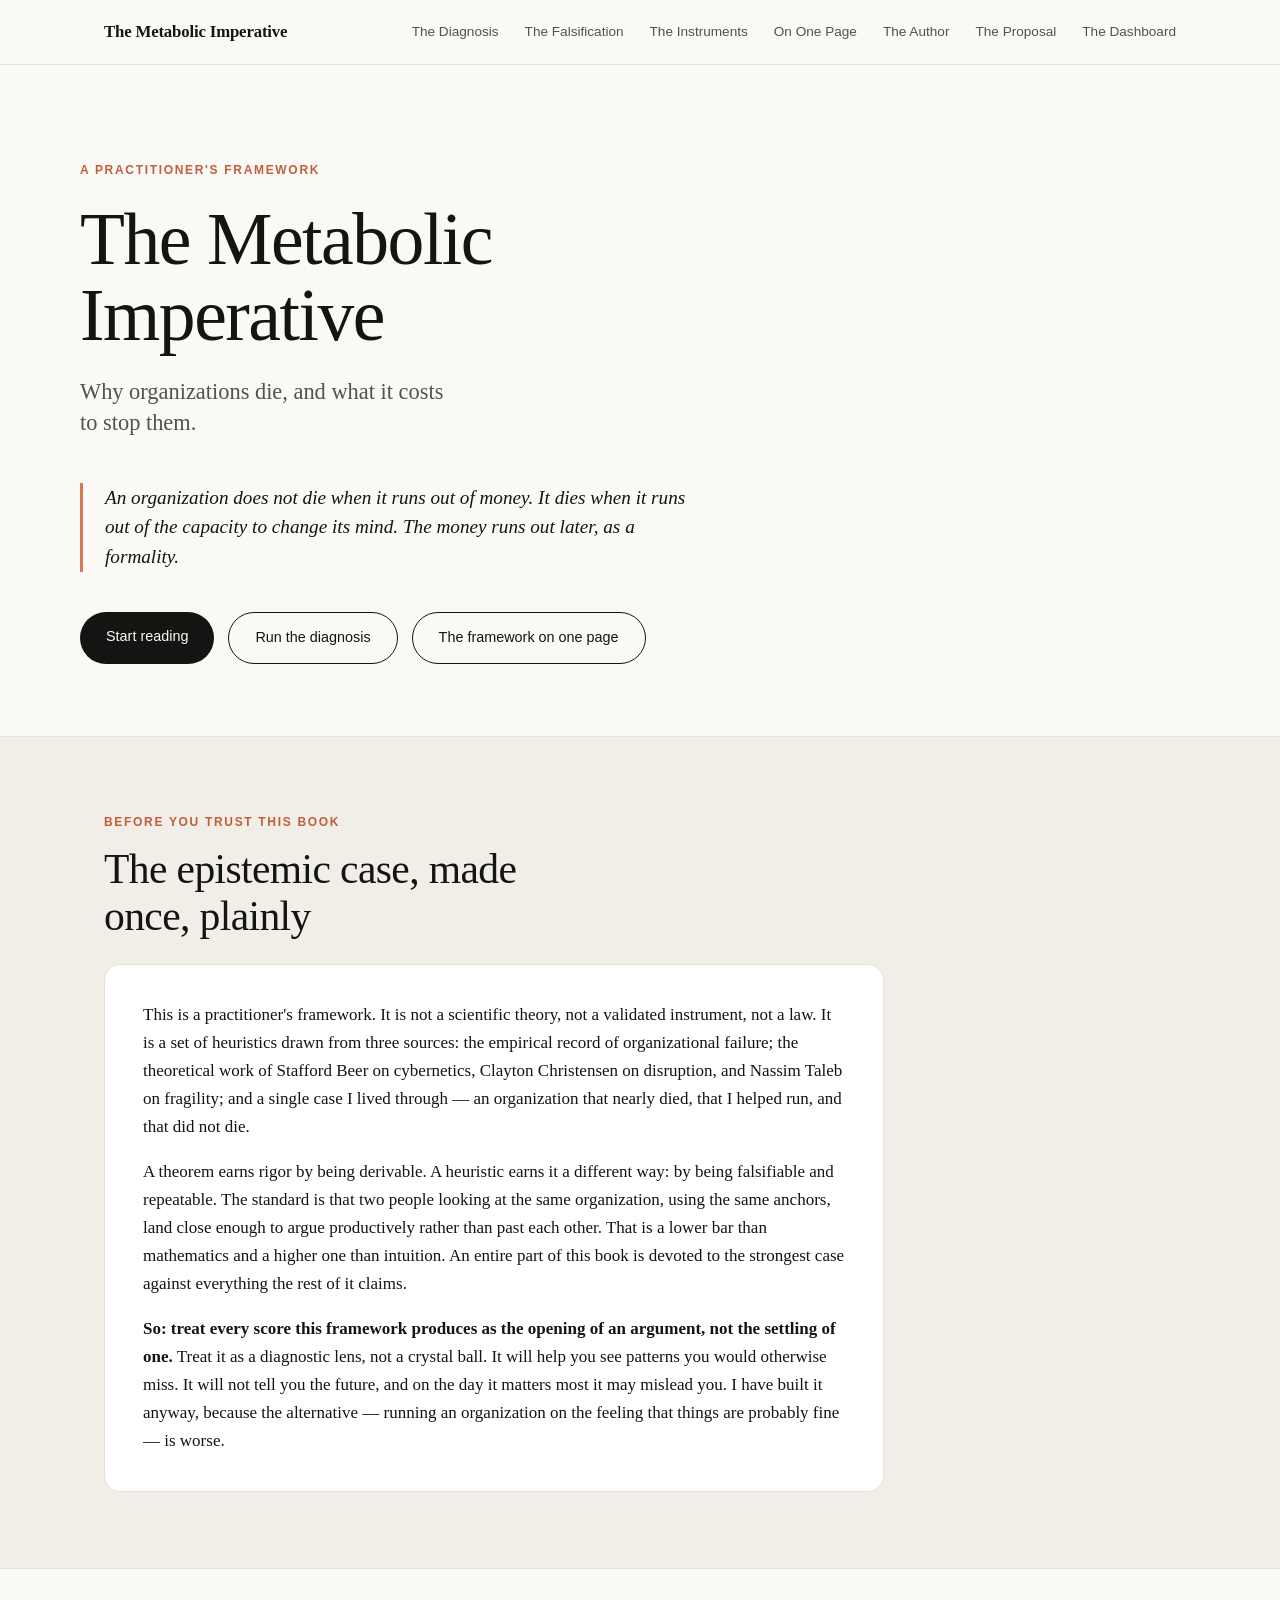
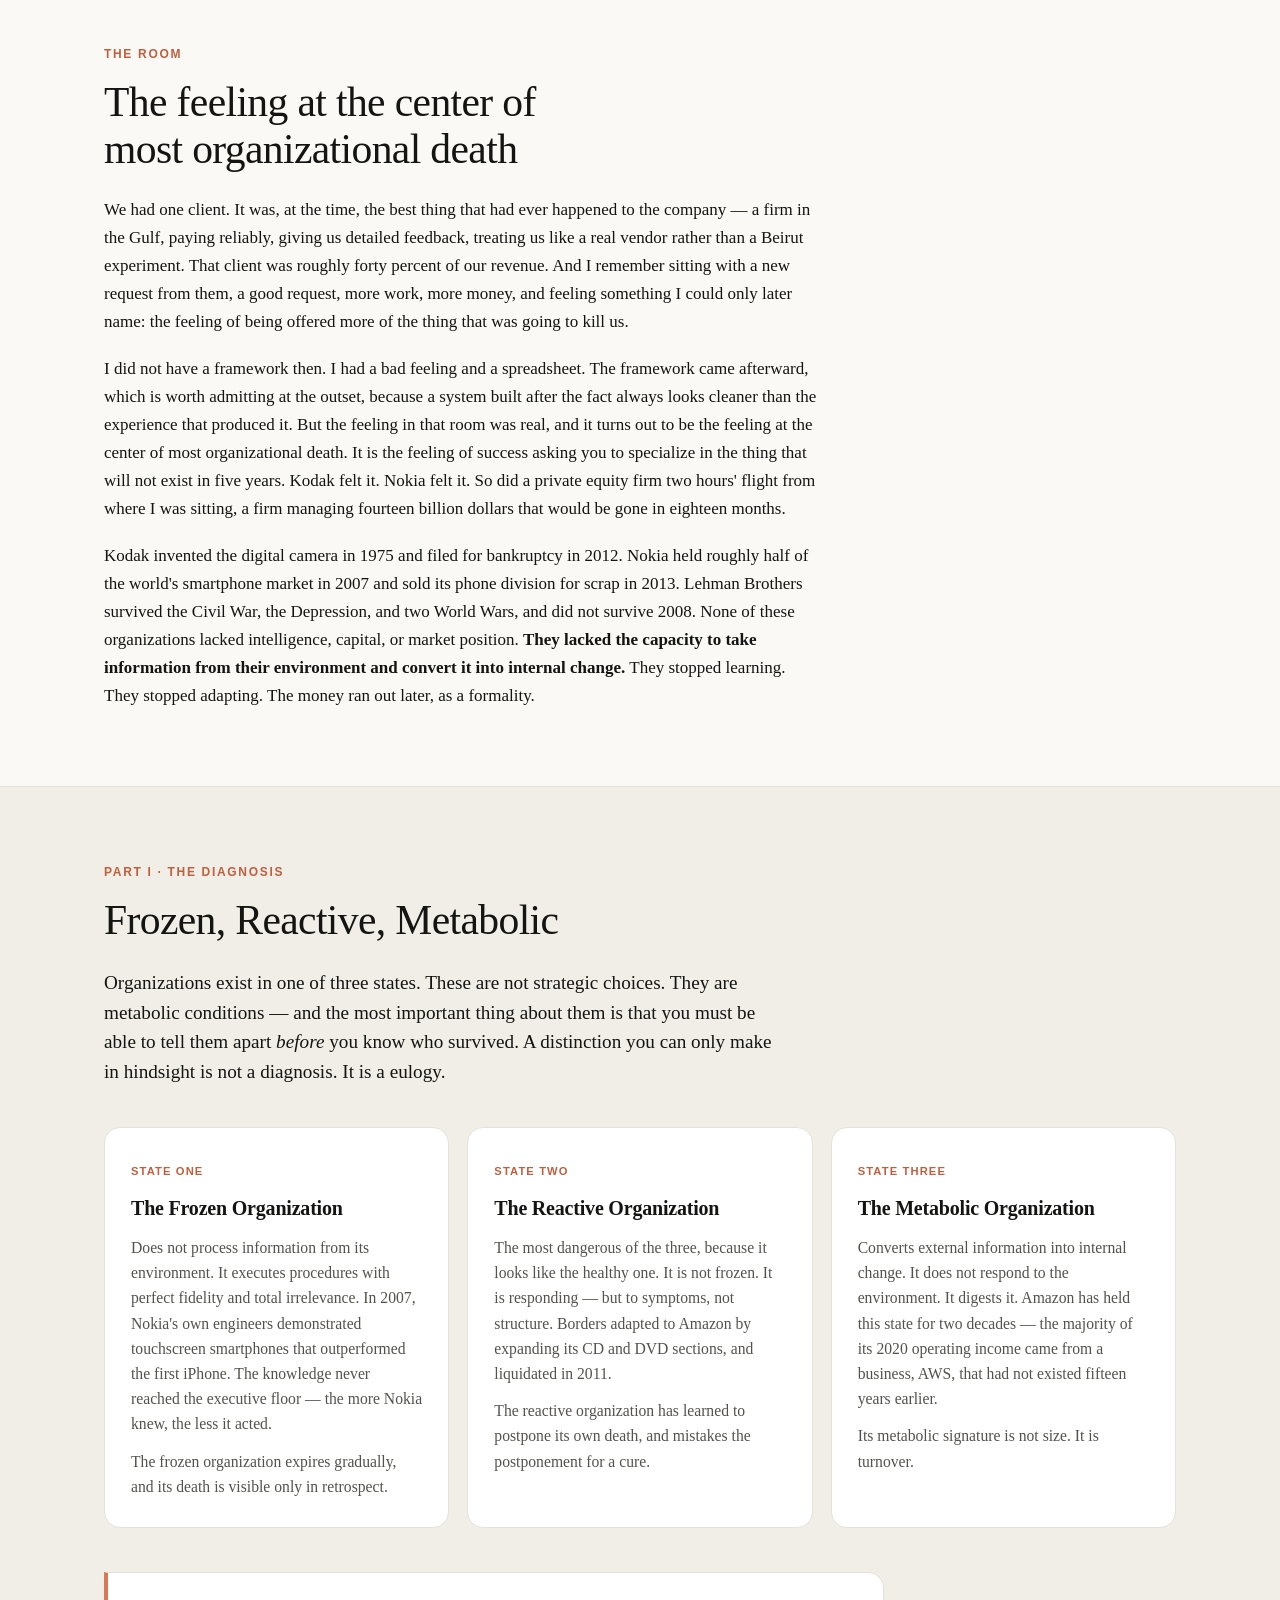
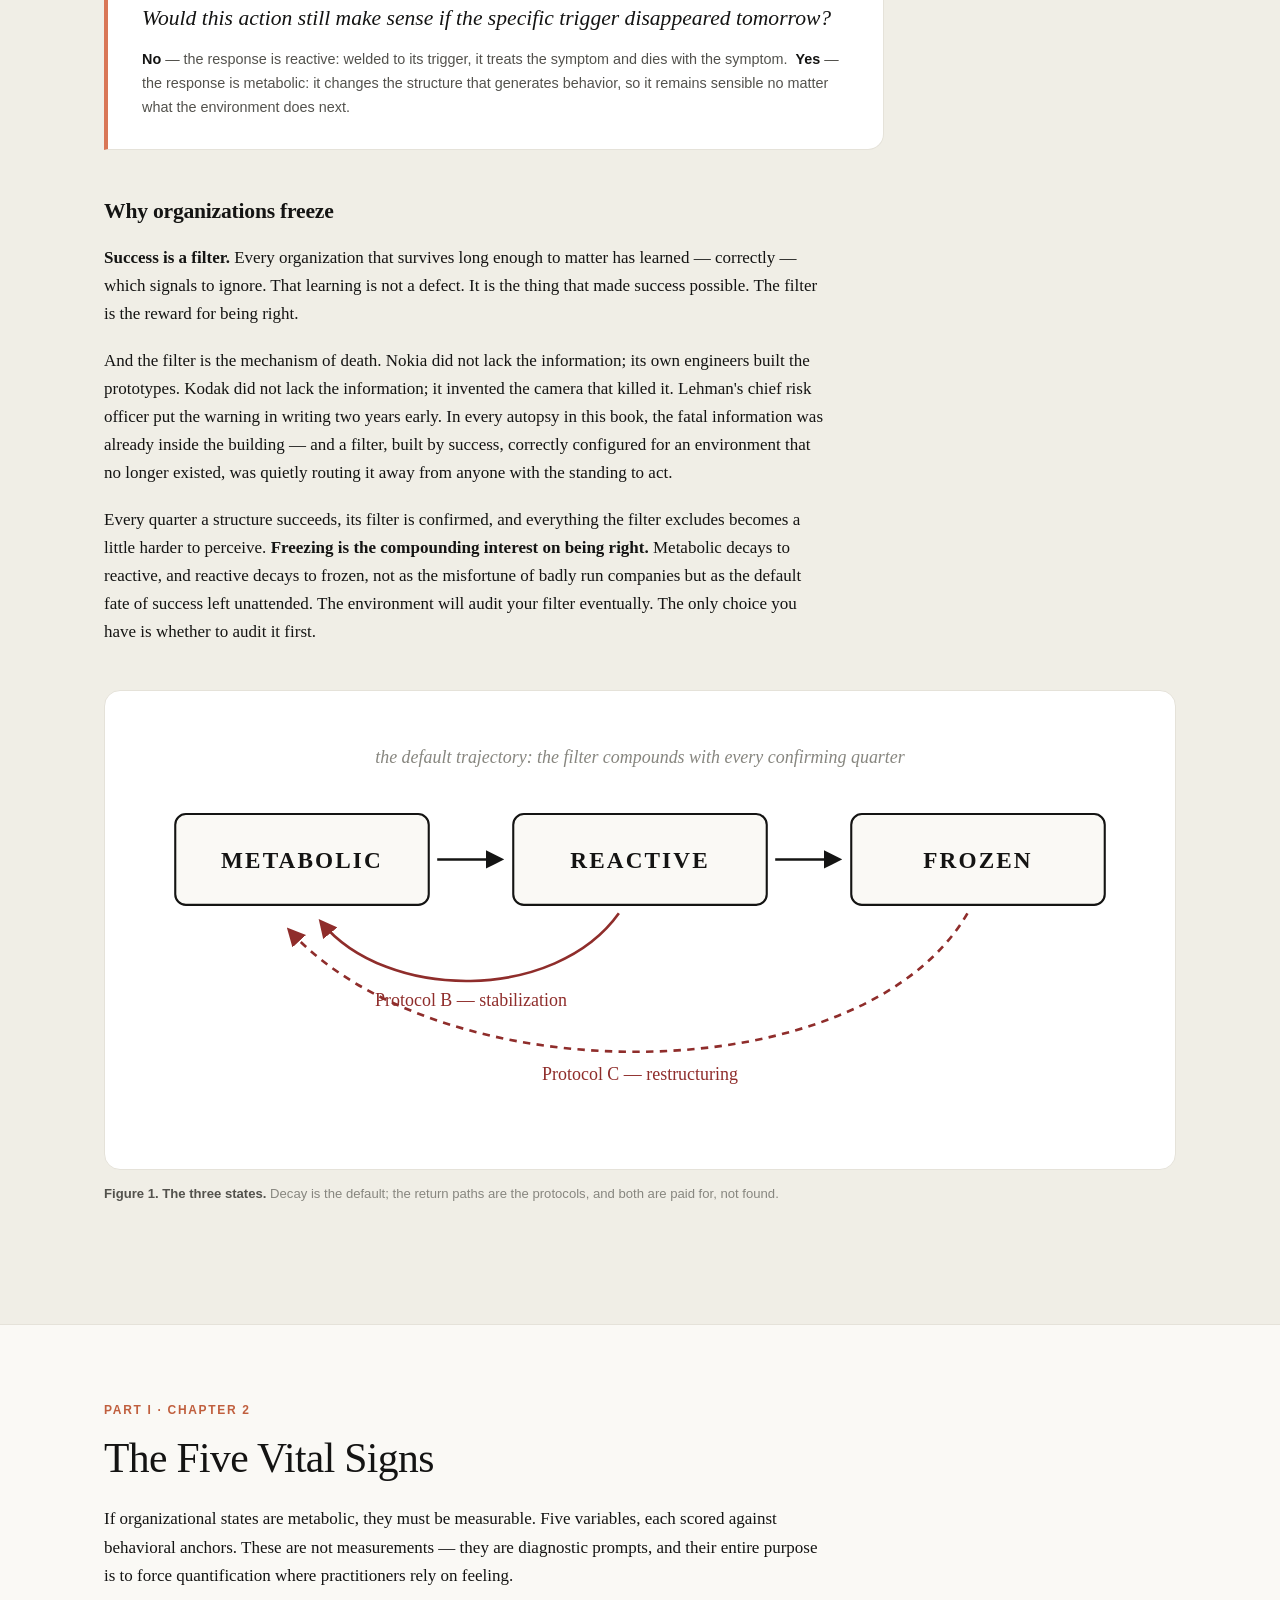
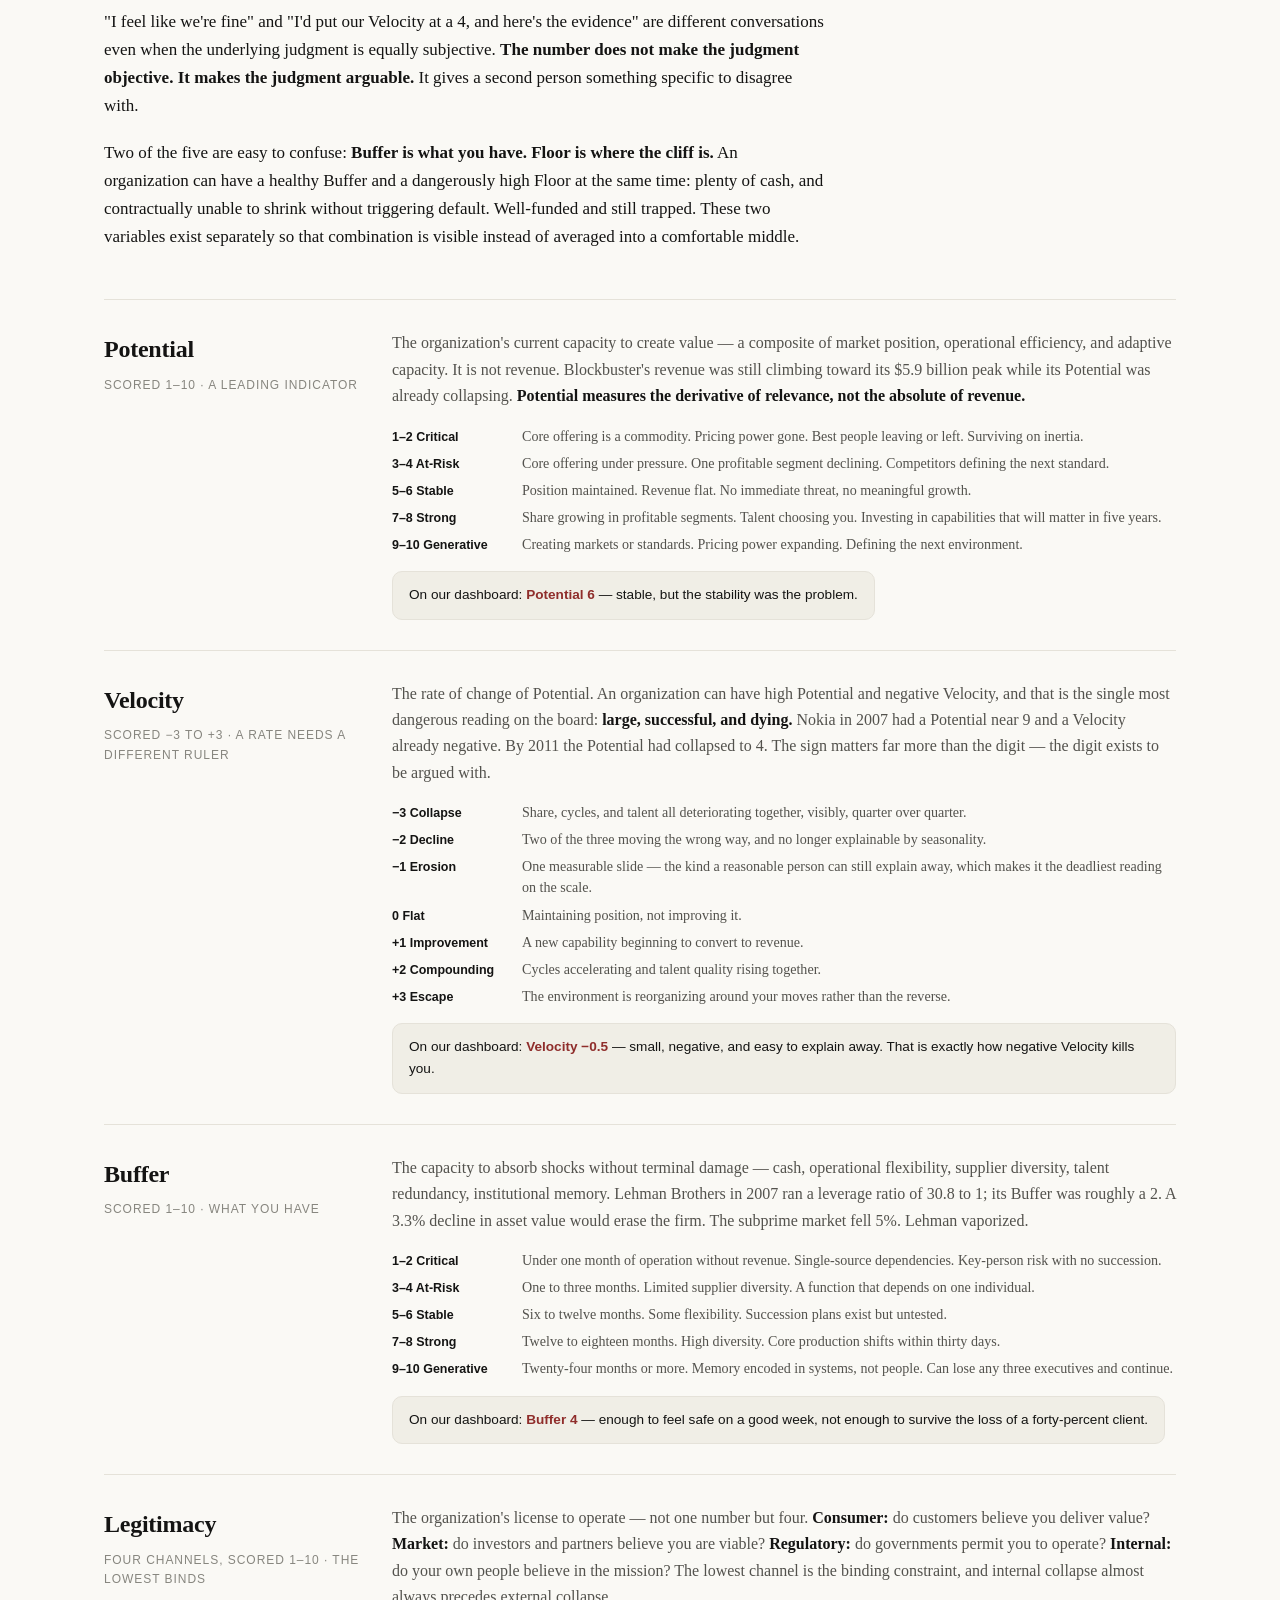
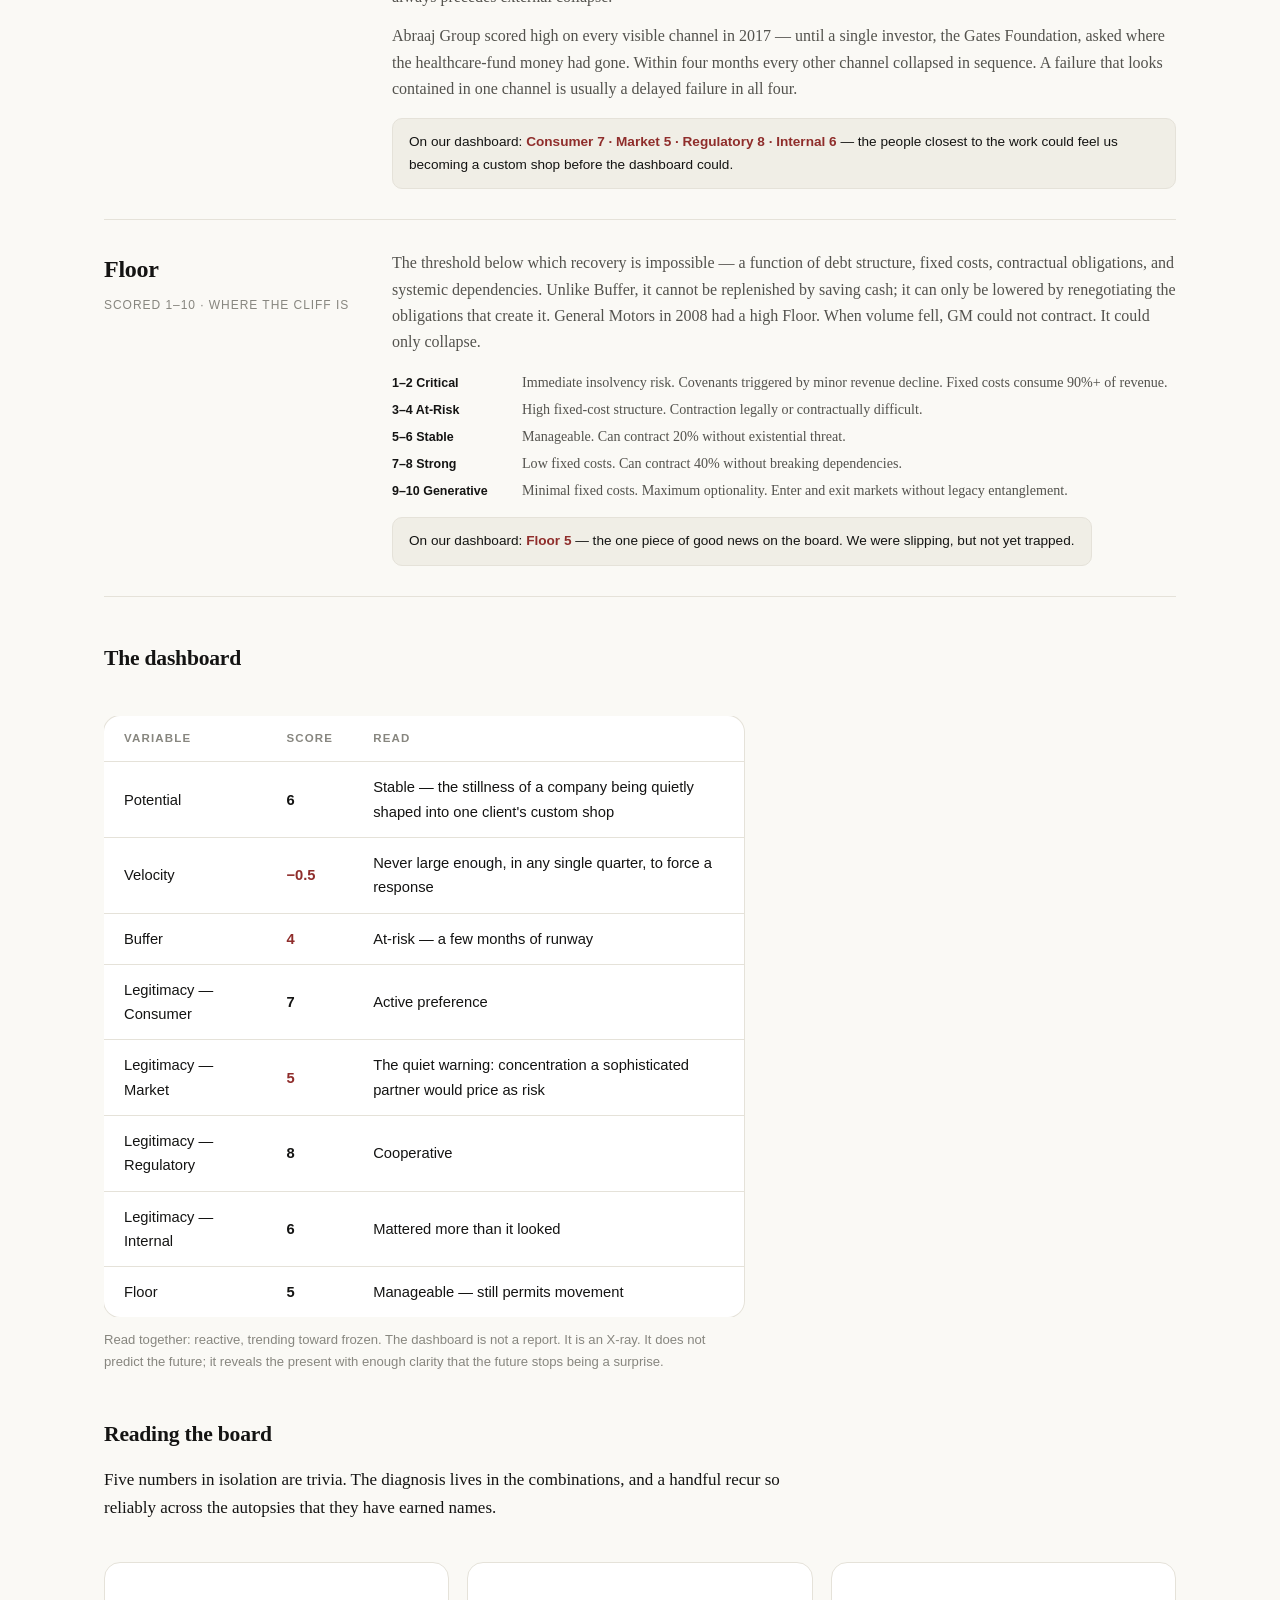
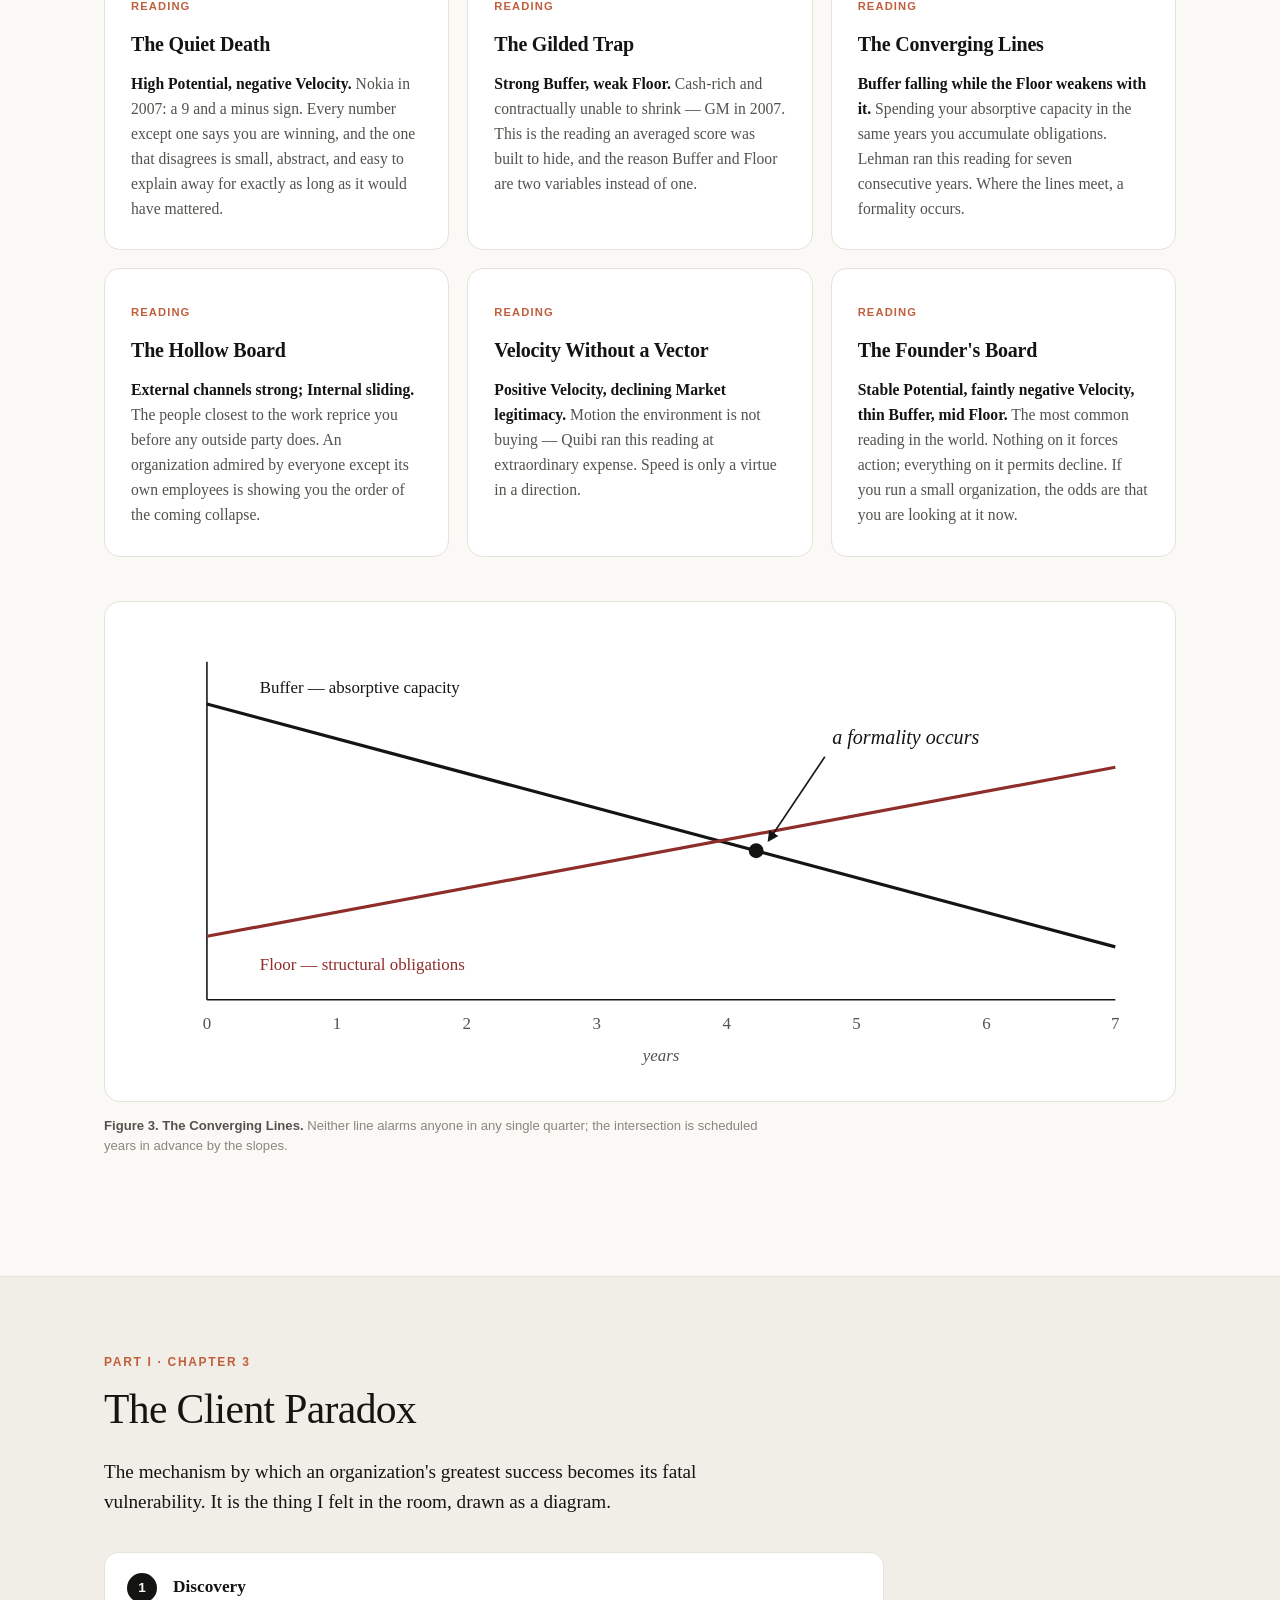
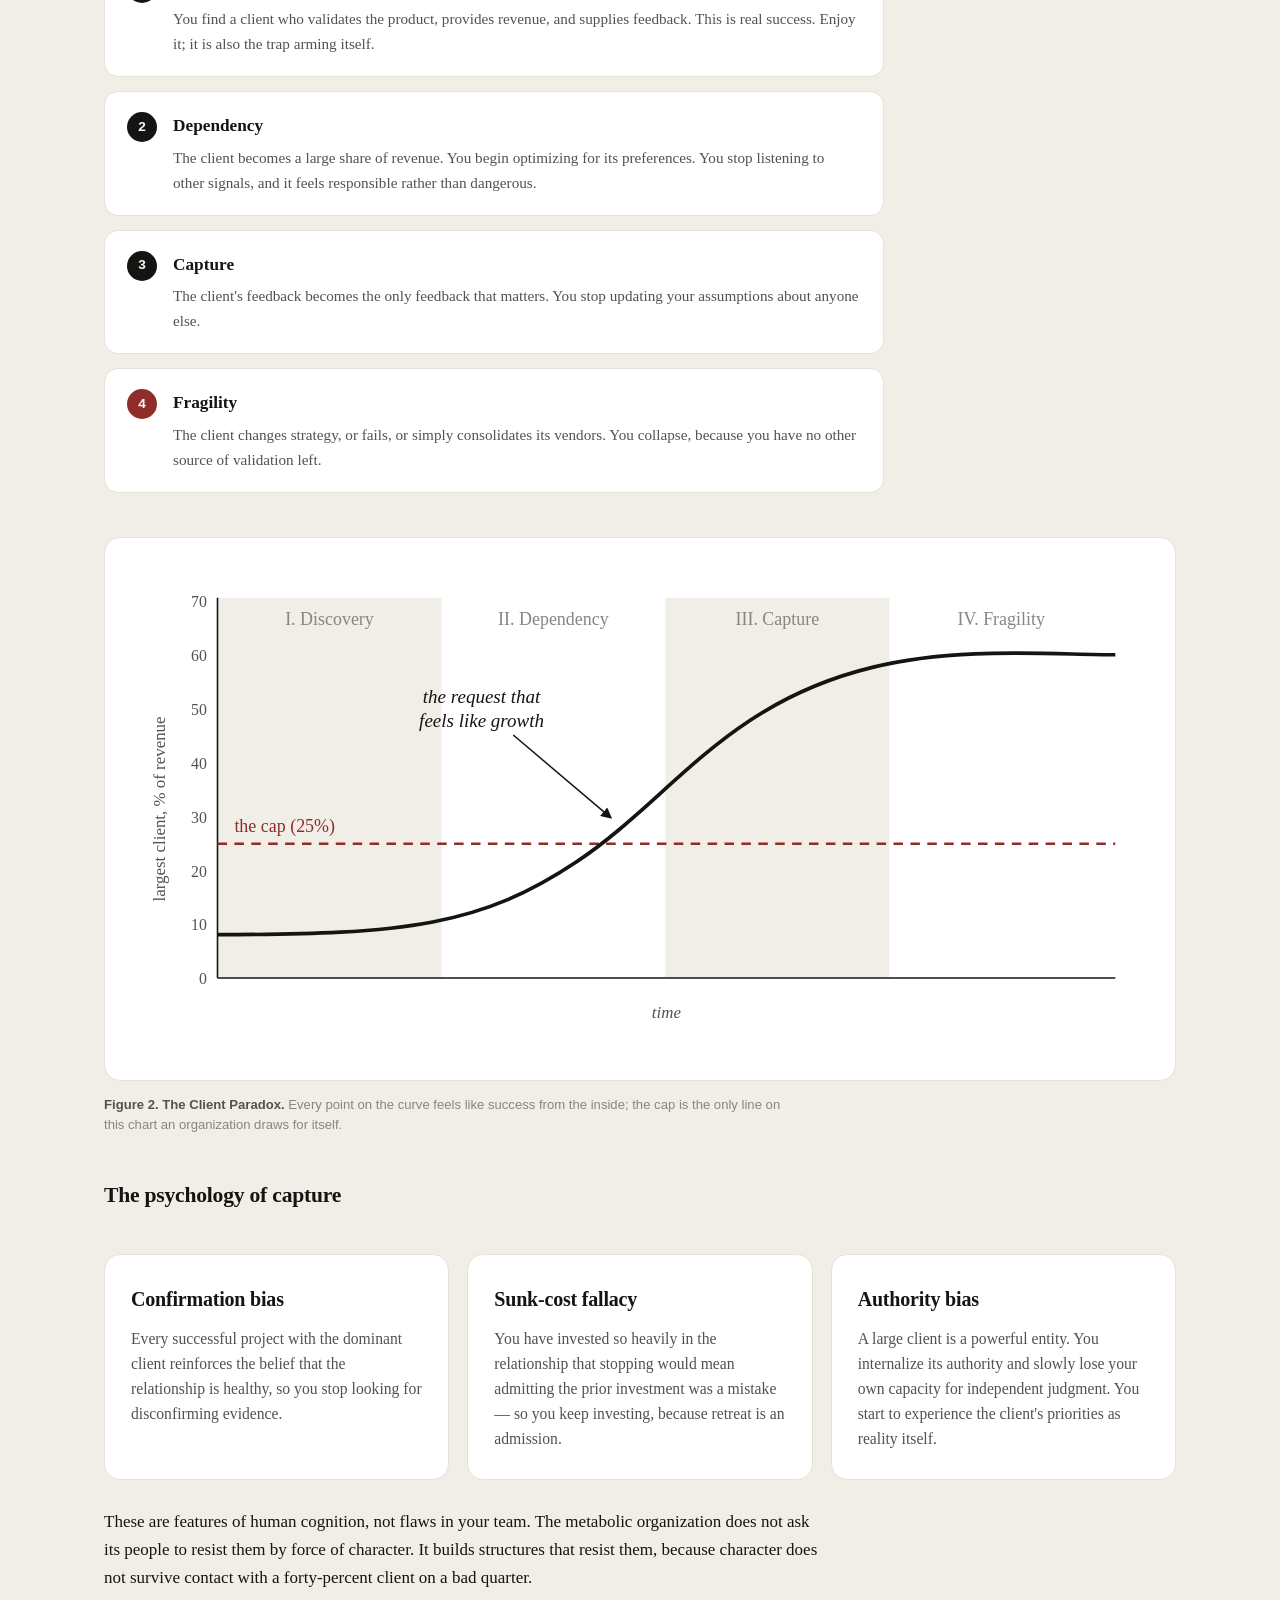
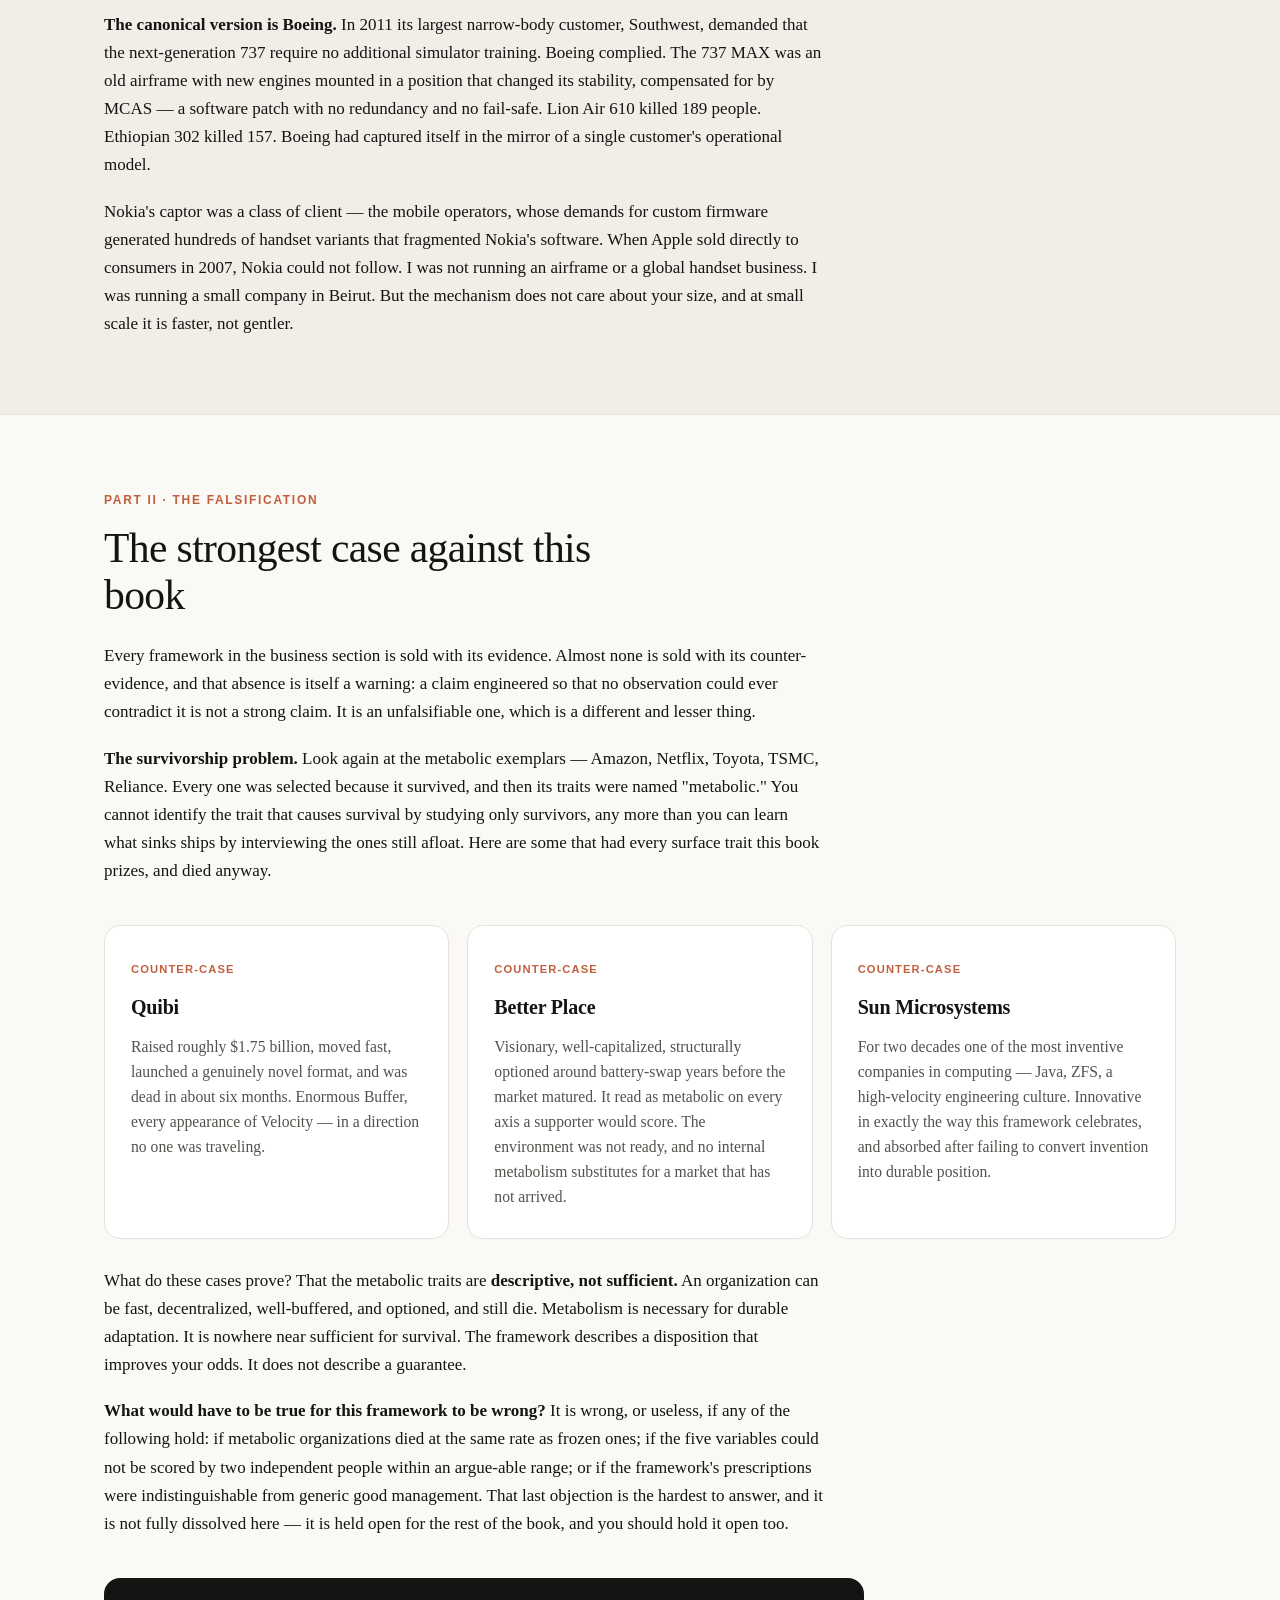
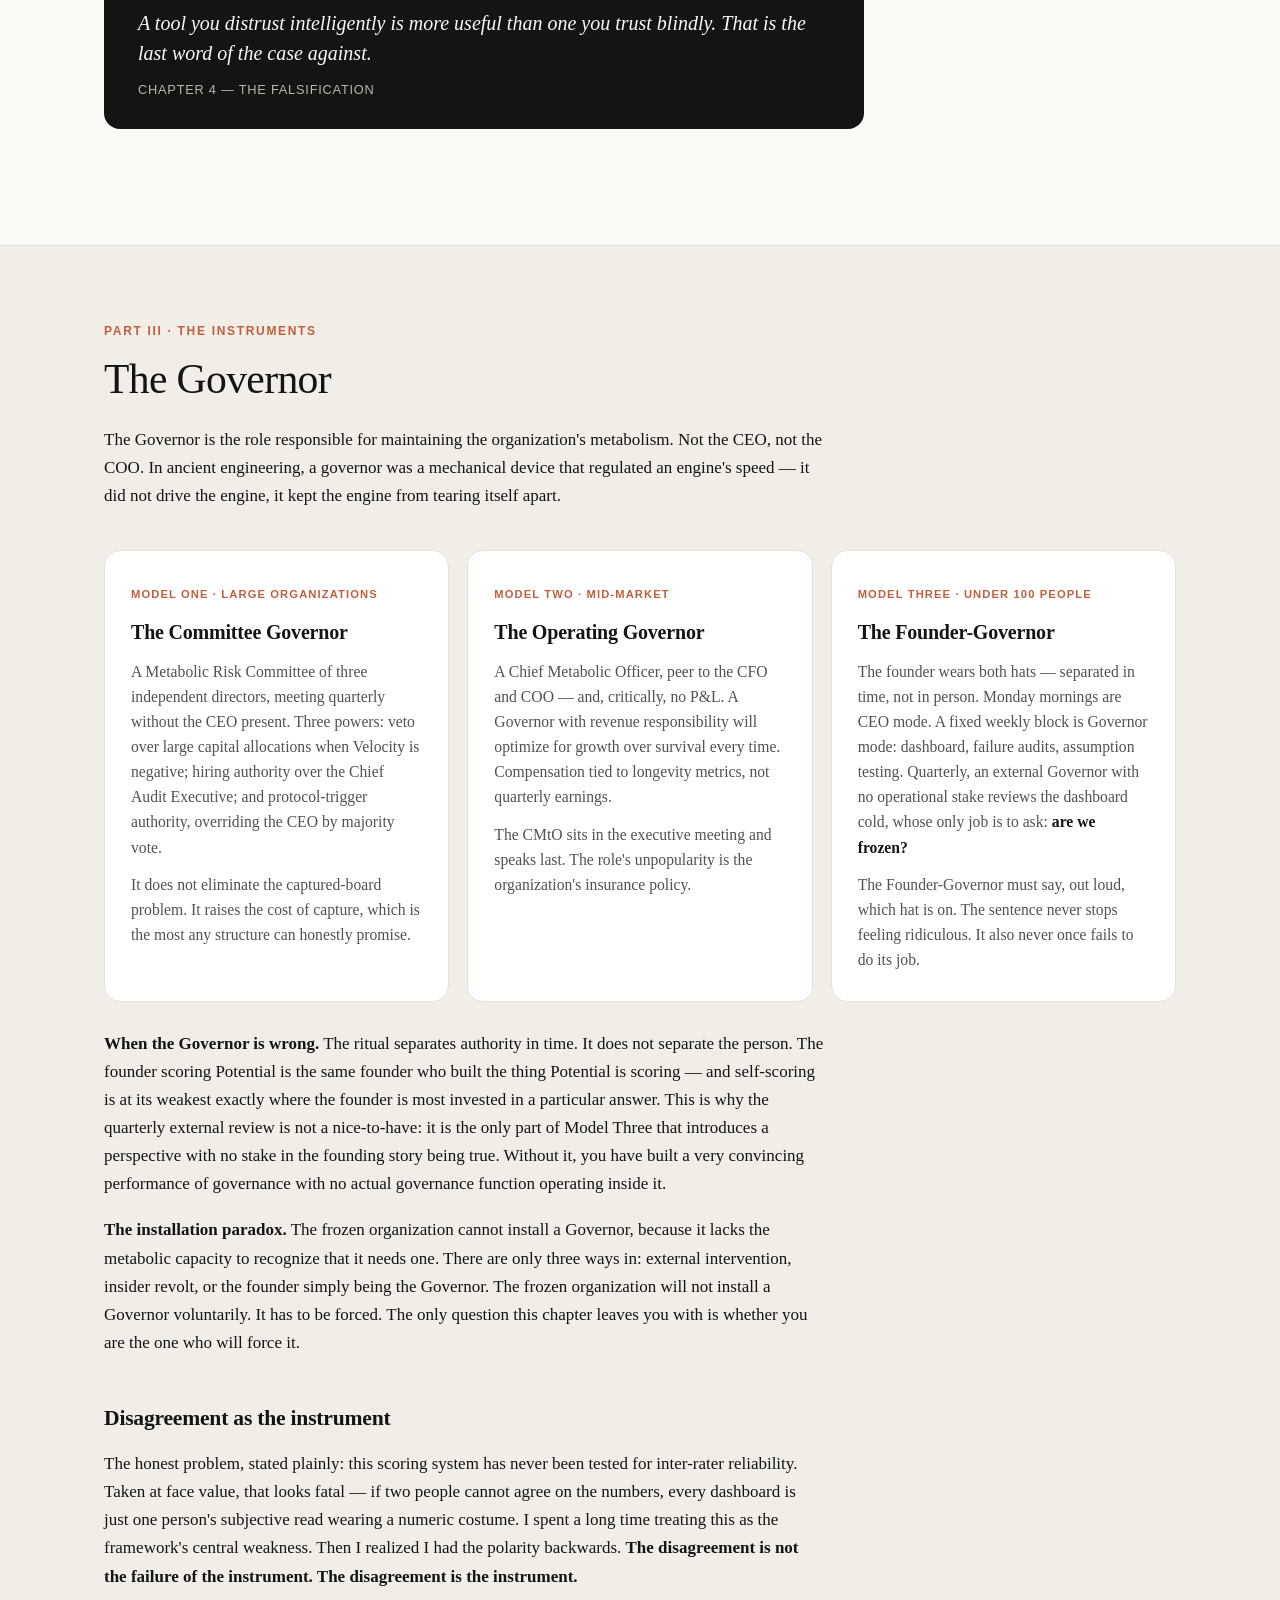
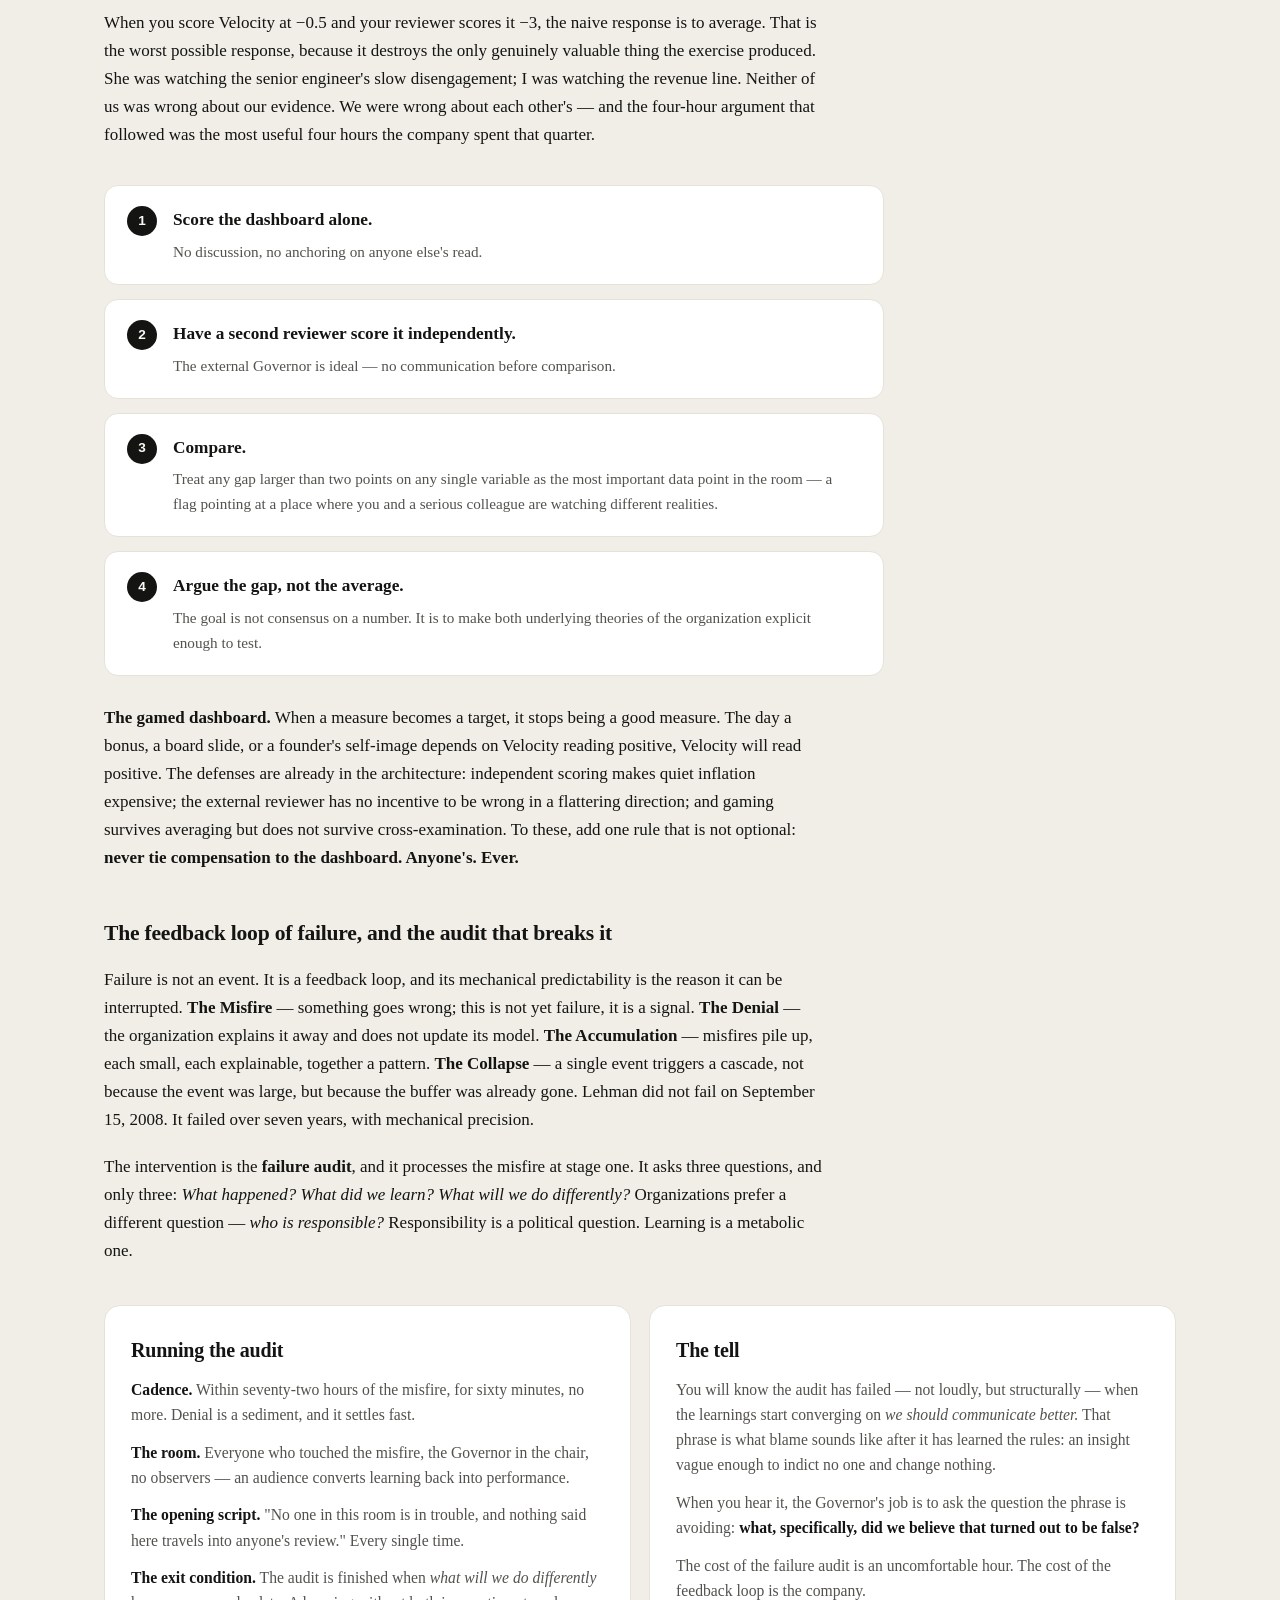
<file: index.html>
<!DOCTYPE html>
<html lang="en">
<head>
<meta charset="UTF-8">
<meta name="viewport" content="width=device-width, initial-scale=1.0">
<title>The Metabolic Imperative — Why Organizations Die, and What It Costs to Stop Them</title>
<meta name="description" content="A practitioner's framework for organizational survival: three metabolic states, five vital signs, and the instruments that keep an organization able to change its mind.">
<link rel="stylesheet" href="style.css">
</head>
<body>

<nav>
  <div class="nav-inner">
    <a class="wordmark" href="#top">The Metabolic Imperative</a>
    <div class="nav-links">
      <a href="#diagnosis">The Diagnosis</a>
      <a href="#falsification">The Falsification</a>
      <a href="#instruments">The Instruments</a>
      <a href="#one-page">On One Page</a>
      <a href="#author">The Author</a>
      <a href="proposal.html">The Proposal</a>
      <a href="dashboard.html">The Dashboard</a>
    </div>
  </div>
</nav>

<header class="hero wrap" id="top">
  <div class="eyebrow">A practitioner's framework</div>
  <h1>The Metabolic Imperative</h1>
  <p class="hero-sub">Why organizations die, and what it costs to stop them.</p>
  <div class="hero-epigraph">
    An organization does not die when it runs out of money. It dies when it runs out of the capacity
    to change its mind. The money runs out later, as a formality.
  </div>
  <div class="hero-cta">
    <a class="btn btn-primary" href="#diagnosis">Start reading</a>
    <a class="btn btn-ghost" href="dashboard.html">Run the diagnosis</a>
    <a class="btn btn-ghost" href="#one-page">The framework on one page</a>
  </div>
</header>

<!-- ============ BEFORE YOU TRUST ============ -->
<section class="band">
  <div class="wrap">
    <div class="part-label">Before you trust this book</div>
    <h2>The epistemic case, made once, plainly</h2>
    <div class="callout prose">
      <p>This is a practitioner's framework. It is not a scientific theory, not a validated instrument,
      not a law. It is a set of heuristics drawn from three sources: the empirical record of organizational
      failure; the theoretical work of Stafford Beer on cybernetics, Clayton Christensen on disruption, and
      Nassim Taleb on fragility; and a single case I lived through — an organization that nearly died, that
      I helped run, and that did not die.</p>
      <p>A theorem earns rigor by being derivable. A heuristic earns it a different way: by being falsifiable
      and repeatable. The standard is that two people looking at the same organization, using the same anchors,
      land close enough to argue productively rather than past each other. That is a lower bar than mathematics
      and a higher one than intuition. An entire part of this book is devoted to the strongest case against
      everything the rest of it claims.</p>
      <p><strong>So: treat every score this framework produces as the opening of an argument, not the settling
      of one.</strong> Treat it as a diagnostic lens, not a crystal ball. It will help you see patterns you
      would otherwise miss. It will not tell you the future, and on the day it matters most it may mislead you.
      I have built it anyway, because the alternative — running an organization on the feeling that things are
      probably fine — is worse.</p>
    </div>
  </div>
</section>

<!-- ============ THE ROOM ============ -->
<section>
  <div class="wrap">
    <div class="part-label">The room</div>
    <h2>The feeling at the center of most organizational death</h2>
    <div class="prose">
      <p>We had one client. It was, at the time, the best thing that had ever happened to the company — a firm
      in the Gulf, paying reliably, giving us detailed feedback, treating us like a real vendor rather than a
      Beirut experiment. That client was roughly forty percent of our revenue. And I remember sitting with a new
      request from them, a good request, more work, more money, and feeling something I could only later name:
      the feeling of being offered more of the thing that was going to kill us.</p>
      <p>I did not have a framework then. I had a bad feeling and a spreadsheet. The framework came afterward,
      which is worth admitting at the outset, because a system built after the fact always looks cleaner than
      the experience that produced it. But the feeling in that room was real, and it turns out to be the feeling
      at the center of most organizational death. It is the feeling of success asking you to specialize in the
      thing that will not exist in five years. Kodak felt it. Nokia felt it. So did a private equity firm two
      hours' flight from where I was sitting, a firm managing fourteen billion dollars that would be gone in
      eighteen months.</p>
      <p>Kodak invented the digital camera in 1975 and filed for bankruptcy in 2012. Nokia held roughly half of
      the world's smartphone market in 2007 and sold its phone division for scrap in 2013. Lehman Brothers
      survived the Civil War, the Depression, and two World Wars, and did not survive 2008. None of these
      organizations lacked intelligence, capital, or market position. <strong>They lacked the capacity to take
      information from their environment and convert it into internal change.</strong> They stopped learning.
      They stopped adapting. The money ran out later, as a formality.</p>
    </div>
  </div>
</section>

<!-- ============ PART I ============ -->
<section class="band" id="diagnosis">
  <div class="wrap">
    <div class="part-label">Part I · The Diagnosis</div>
    <h2>Frozen, Reactive, Metabolic</h2>
    <p class="lede">Organizations exist in one of three states. These are not strategic choices. They are
    metabolic conditions — and the most important thing about them is that you must be able to tell them apart
    <em>before</em> you know who survived. A distinction you can only make in hindsight is not a diagnosis.
    It is a eulogy.</p>

    <div class="grid-3">
      <div class="card">
        <span class="tag">State one</span>
        <h4>The Frozen Organization</h4>
        <p>Does not process information from its environment. It executes procedures with perfect fidelity and
        total irrelevance. In 2007, Nokia's own engineers demonstrated touchscreen smartphones that outperformed
        the first iPhone. The knowledge never reached the executive floor — the more Nokia knew, the less it acted.</p>
        <p>The frozen organization expires gradually, and its death is visible only in retrospect.</p>
      </div>
      <div class="card">
        <span class="tag">State two</span>
        <h4>The Reactive Organization</h4>
        <p>The most dangerous of the three, because it looks like the healthy one. It is not frozen. It is
        responding — but to symptoms, not structure. Borders adapted to Amazon by expanding its CD and DVD
        sections, and liquidated in 2011.</p>
        <p>The reactive organization has learned to postpone its own death, and mistakes the postponement
        for a cure.</p>
      </div>
      <div class="card">
        <span class="tag">State three</span>
        <h4>The Metabolic Organization</h4>
        <p>Converts external information into internal change. It does not respond to the environment.
        It digests it. Amazon has held this state for two decades — the majority of its 2020 operating income
        came from a business, AWS, that had not existed fifteen years earlier.</p>
        <p>Its metabolic signature is not size. It is turnover.</p>
      </div>
    </div>

    <div class="the-test">
      <div class="q">Would this action still make sense if the specific trigger disappeared tomorrow?</div>
      <div class="a"><b>No</b> — the response is reactive: welded to its trigger, it treats the symptom and dies
      with the symptom. &nbsp;<b>Yes</b> — the response is metabolic: it changes the structure that generates
      behavior, so it remains sensible no matter what the environment does next.</div>
    </div>

    <h3>Why organizations freeze</h3>
    <div class="prose">
      <p><strong>Success is a filter.</strong> Every organization that survives long enough to matter has learned
      — correctly — which signals to ignore. That learning is not a defect. It is the thing that made success
      possible. The filter is the reward for being right.</p>
      <p>And the filter is the mechanism of death. Nokia did not lack the information; its own engineers built
      the prototypes. Kodak did not lack the information; it invented the camera that killed it. Lehman's chief
      risk officer put the warning in writing two years early. In every autopsy in this book, the fatal
      information was already inside the building — and a filter, built by success, correctly configured for an
      environment that no longer existed, was quietly routing it away from anyone with the standing to act.</p>
      <p>Every quarter a structure succeeds, its filter is confirmed, and everything the filter excludes becomes
      a little harder to perceive. <strong>Freezing is the compounding interest on being right.</strong> Metabolic
      decays to reactive, and reactive decays to frozen, not as the misfortune of badly run companies but as the
      default fate of success left unattended. The environment will audit your filter eventually. The only choice
      you have is whether to audit it first.</p>
    </div>

    <figure>
      <div class="fig-frame">
        <svg viewBox="0 0 960 400" role="img" aria-label="Diagram of the three organizational states. Black arrows show the default decay from Metabolic to Reactive to Frozen. A crimson arrow labeled Protocol B returns Reactive to Metabolic; a dashed crimson arrow labeled Protocol C returns Frozen to Metabolic.">
          <text x="480" y="42" text-anchor="middle" font-family="Georgia, serif" font-style="italic" font-size="17" fill="#87867f">the default trajectory: the filter compounds with every confirming quarter</text>
          <!-- state boxes -->
          <g font-family="Georgia, serif" font-weight="bold" font-size="22" fill="#141413">
            <rect x="40"  y="90" width="240" height="86" rx="10" fill="#faf9f5" stroke="#141413" stroke-width="2"/>
            <rect x="360" y="90" width="240" height="86" rx="10" fill="#faf9f5" stroke="#141413" stroke-width="2"/>
            <rect x="680" y="90" width="240" height="86" rx="10" fill="#faf9f5" stroke="#141413" stroke-width="2"/>
            <text x="160" y="141" text-anchor="middle" letter-spacing="2">METABOLIC</text>
            <text x="480" y="141" text-anchor="middle" letter-spacing="2">REACTIVE</text>
            <text x="800" y="141" text-anchor="middle" letter-spacing="2">FROZEN</text>
          </g>
          <defs>
            <marker id="arrI" viewBox="0 0 10 10" refX="8" refY="5" markerWidth="7" markerHeight="7" orient="auto-start-reverse">
              <path d="M0,0 L10,5 L0,10 z" fill="#141413"/>
            </marker>
            <marker id="arrC" viewBox="0 0 10 10" refX="8" refY="5" markerWidth="7" markerHeight="7" orient="auto-start-reverse">
              <path d="M0,0 L10,5 L0,10 z" fill="#8f2d2b"/>
            </marker>
          </defs>
          <!-- decay arrows -->
          <line x1="288" y1="133" x2="348" y2="133" stroke="#141413" stroke-width="2.5" marker-end="url(#arrI)"/>
          <line x1="608" y1="133" x2="668" y2="133" stroke="#141413" stroke-width="2.5" marker-end="url(#arrI)"/>
          <!-- Protocol B return arc: Reactive -> Metabolic -->
          <path d="M 460 184 C 400 268, 240 268, 178 192" fill="none" stroke="#8f2d2b" stroke-width="2.5" marker-end="url(#arrC)"/>
          <text x="320" y="272" text-anchor="middle" font-family="Georgia, serif" font-size="17" fill="#8f2d2b">Protocol B — stabilization</text>
          <!-- Protocol C return arc: Frozen -> Metabolic -->
          <path d="M 790 184 C 690 356, 290 356, 148 200" fill="none" stroke="#8f2d2b" stroke-width="2.5" stroke-dasharray="7 6" marker-end="url(#arrC)"/>
          <text x="480" y="342" text-anchor="middle" font-family="Georgia, serif" font-size="17" fill="#8f2d2b">Protocol C — restructuring</text>
        </svg>
      </div>
      <figcaption><strong>Figure 1. The three states.</strong> Decay is the default; the return paths are the
      protocols, and both are paid for, not found.</figcaption>
    </figure>
  </div>
</section>

<!-- ============ FIVE VITAL SIGNS ============ -->
<section>
  <div class="wrap">
    <div class="part-label">Part I · Chapter 2</div>
    <h2>The Five Vital Signs</h2>
    <div class="prose">
      <p>If organizational states are metabolic, they must be measurable. Five variables, each scored against
      behavioral anchors. These are not measurements — they are diagnostic prompts, and their entire purpose is
      to force quantification where practitioners rely on feeling.</p>
      <p>"I feel like we're fine" and "I'd put our Velocity at a 4, and here's the evidence" are different
      conversations even when the underlying judgment is equally subjective. <strong>The number does not make the
      judgment objective. It makes the judgment arguable.</strong> It gives a second person something specific
      to disagree with.</p>
      <p>Two of the five are easy to confuse: <strong>Buffer is what you have. Floor is where the cliff is.</strong>
      An organization can have a healthy Buffer and a dangerously high Floor at the same time: plenty of cash, and
      contractually unable to shrink without triggering default. Well-funded and still trapped. These two variables
      exist separately so that combination is visible instead of averaged into a comfortable middle.</p>
    </div>

    <div style="margin-top: 48px;">
      <div class="sign">
        <div>
          <div class="sign-name">Potential</div>
          <div class="sign-scale">Scored 1–10 · a leading indicator</div>
        </div>
        <div class="sign-body">
          <p>The organization's current capacity to create value — a composite of market position, operational
          efficiency, and adaptive capacity. It is not revenue. Blockbuster's revenue was still climbing toward its
          $5.9&nbsp;billion peak while its Potential was already collapsing. <strong>Potential measures the derivative
          of relevance, not the absolute of revenue.</strong></p>
          <div class="anchors">
            <div class="anchor"><span class="a-range">1–2 Critical</span><span class="a-text">Core offering is a commodity. Pricing power gone. Best people leaving or left. Surviving on inertia.</span></div>
            <div class="anchor"><span class="a-range">3–4 At-Risk</span><span class="a-text">Core offering under pressure. One profitable segment declining. Competitors defining the next standard.</span></div>
            <div class="anchor"><span class="a-range">5–6 Stable</span><span class="a-text">Position maintained. Revenue flat. No immediate threat, no meaningful growth.</span></div>
            <div class="anchor"><span class="a-range">7–8 Strong</span><span class="a-text">Share growing in profitable segments. Talent choosing you. Investing in capabilities that will matter in five years.</span></div>
            <div class="anchor"><span class="a-range">9–10 Generative</span><span class="a-text">Creating markets or standards. Pricing power expanding. Defining the next environment.</span></div>
          </div>
          <div class="reading-dash">On our dashboard: <b>Potential 6</b> — stable, but the stability was the problem.</div>
        </div>
      </div>

      <div class="sign">
        <div>
          <div class="sign-name">Velocity</div>
          <div class="sign-scale">Scored −3 to +3 · a rate needs a different ruler</div>
        </div>
        <div class="sign-body">
          <p>The rate of change of Potential. An organization can have high Potential and negative Velocity, and
          that is the single most dangerous reading on the board: <strong>large, successful, and dying.</strong>
          Nokia in 2007 had a Potential near 9 and a Velocity already negative. By 2011 the Potential had collapsed
          to 4. The sign matters far more than the digit — the digit exists to be argued with.</p>
          <div class="anchors">
            <div class="anchor"><span class="a-range">−3 Collapse</span><span class="a-text">Share, cycles, and talent all deteriorating together, visibly, quarter over quarter.</span></div>
            <div class="anchor"><span class="a-range">−2 Decline</span><span class="a-text">Two of the three moving the wrong way, and no longer explainable by seasonality.</span></div>
            <div class="anchor"><span class="a-range">−1 Erosion</span><span class="a-text">One measurable slide — the kind a reasonable person can still explain away, which makes it the deadliest reading on the scale.</span></div>
            <div class="anchor"><span class="a-range">0 Flat</span><span class="a-text">Maintaining position, not improving it.</span></div>
            <div class="anchor"><span class="a-range">+1 Improvement</span><span class="a-text">A new capability beginning to convert to revenue.</span></div>
            <div class="anchor"><span class="a-range">+2 Compounding</span><span class="a-text">Cycles accelerating and talent quality rising together.</span></div>
            <div class="anchor"><span class="a-range">+3 Escape</span><span class="a-text">The environment is reorganizing around your moves rather than the reverse.</span></div>
          </div>
          <div class="reading-dash">On our dashboard: <b>Velocity −0.5</b> — small, negative, and easy to explain away. That is exactly how negative Velocity kills you.</div>
        </div>
      </div>

      <div class="sign">
        <div>
          <div class="sign-name">Buffer</div>
          <div class="sign-scale">Scored 1–10 · what you have</div>
        </div>
        <div class="sign-body">
          <p>The capacity to absorb shocks without terminal damage — cash, operational flexibility, supplier
          diversity, talent redundancy, institutional memory. Lehman Brothers in 2007 ran a leverage ratio of
          30.8&nbsp;to&nbsp;1; its Buffer was roughly a 2. A 3.3% decline in asset value would erase the firm.
          The subprime market fell 5%. Lehman vaporized.</p>
          <div class="anchors">
            <div class="anchor"><span class="a-range">1–2 Critical</span><span class="a-text">Under one month of operation without revenue. Single-source dependencies. Key-person risk with no succession.</span></div>
            <div class="anchor"><span class="a-range">3–4 At-Risk</span><span class="a-text">One to three months. Limited supplier diversity. A function that depends on one individual.</span></div>
            <div class="anchor"><span class="a-range">5–6 Stable</span><span class="a-text">Six to twelve months. Some flexibility. Succession plans exist but untested.</span></div>
            <div class="anchor"><span class="a-range">7–8 Strong</span><span class="a-text">Twelve to eighteen months. High diversity. Core production shifts within thirty days.</span></div>
            <div class="anchor"><span class="a-range">9–10 Generative</span><span class="a-text">Twenty-four months or more. Memory encoded in systems, not people. Can lose any three executives and continue.</span></div>
          </div>
          <div class="reading-dash">On our dashboard: <b>Buffer 4</b> — enough to feel safe on a good week, not enough to survive the loss of a forty-percent client.</div>
        </div>
      </div>

      <div class="sign">
        <div>
          <div class="sign-name">Legitimacy</div>
          <div class="sign-scale">Four channels, scored 1–10 · the lowest binds</div>
        </div>
        <div class="sign-body">
          <p>The organization's license to operate — not one number but four. <strong>Consumer:</strong> do customers
          believe you deliver value? <strong>Market:</strong> do investors and partners believe you are viable?
          <strong>Regulatory:</strong> do governments permit you to operate? <strong>Internal:</strong> do your own
          people believe in the mission? The lowest channel is the binding constraint, and internal collapse almost
          always precedes external collapse.</p>
          <p>Abraaj Group scored high on every visible channel in 2017 — until a single investor, the Gates
          Foundation, asked where the healthcare-fund money had gone. Within four months every other channel
          collapsed in sequence. A failure that looks contained in one channel is usually a delayed failure in all four.</p>
          <div class="reading-dash">On our dashboard: <b>Consumer 7 · Market 5 · Regulatory 8 · Internal 6</b> — the people closest to the work could feel us becoming a custom shop before the dashboard could.</div>
        </div>
      </div>

      <div class="sign" style="border-bottom: 1px solid var(--border);">
        <div>
          <div class="sign-name">Floor</div>
          <div class="sign-scale">Scored 1–10 · where the cliff is</div>
        </div>
        <div class="sign-body">
          <p>The threshold below which recovery is impossible — a function of debt structure, fixed costs,
          contractual obligations, and systemic dependencies. Unlike Buffer, it cannot be replenished by saving
          cash; it can only be lowered by renegotiating the obligations that create it. General Motors in 2008
          had a high Floor. When volume fell, GM could not contract. It could only collapse.</p>
          <div class="anchors">
            <div class="anchor"><span class="a-range">1–2 Critical</span><span class="a-text">Immediate insolvency risk. Covenants triggered by minor revenue decline. Fixed costs consume 90%+ of revenue.</span></div>
            <div class="anchor"><span class="a-range">3–4 At-Risk</span><span class="a-text">High fixed-cost structure. Contraction legally or contractually difficult.</span></div>
            <div class="anchor"><span class="a-range">5–6 Stable</span><span class="a-text">Manageable. Can contract 20% without existential threat.</span></div>
            <div class="anchor"><span class="a-range">7–8 Strong</span><span class="a-text">Low fixed costs. Can contract 40% without breaking dependencies.</span></div>
            <div class="anchor"><span class="a-range">9–10 Generative</span><span class="a-text">Minimal fixed costs. Maximum optionality. Enter and exit markets without legacy entanglement.</span></div>
          </div>
          <div class="reading-dash">On our dashboard: <b>Floor 5</b> — the one piece of good news on the board. We were slipping, but not yet trapped.</div>
        </div>
      </div>
    </div>

    <h3>The dashboard</h3>
    <div class="dash-wrap">
      <table class="dash">
        <thead><tr><th scope="col">Variable</th><th scope="col">Score</th><th scope="col">Read</th></tr></thead>
        <tbody>
          <tr><td>Potential</td><td class="num">6</td><td>Stable — the stillness of a company being quietly shaped into one client's custom shop</td></tr>
          <tr><td>Velocity</td><td class="num warn">−0.5</td><td>Never large enough, in any single quarter, to force a response</td></tr>
          <tr><td>Buffer</td><td class="num warn">4</td><td>At-risk — a few months of runway</td></tr>
          <tr><td>Legitimacy — Consumer</td><td class="num">7</td><td>Active preference</td></tr>
          <tr><td>Legitimacy — Market</td><td class="num warn">5</td><td>The quiet warning: concentration a sophisticated partner would price as risk</td></tr>
          <tr><td>Legitimacy — Regulatory</td><td class="num">8</td><td>Cooperative</td></tr>
          <tr><td>Legitimacy — Internal</td><td class="num">6</td><td>Mattered more than it looked</td></tr>
          <tr><td>Floor</td><td class="num">5</td><td>Manageable — still permits movement</td></tr>
        </tbody>
      </table>
    </div>
    <p class="dash-note">Read together: reactive, trending toward frozen. The dashboard is not a report. It is an
    X-ray. It does not predict the future; it reveals the present with enough clarity that the future stops being
    a surprise.</p>

    <h3>Reading the board</h3>
    <div class="prose">
      <p>Five numbers in isolation are trivia. The diagnosis lives in the combinations, and a handful recur so
      reliably across the autopsies that they have earned names.</p>
    </div>
    <div class="grid-3">
      <div class="card"><span class="tag">Reading</span><h4>The Quiet Death</h4>
        <p><strong>High Potential, negative Velocity.</strong> Nokia in 2007: a 9 and a minus sign. Every number
        except one says you are winning, and the one that disagrees is small, abstract, and easy to explain away
        for exactly as long as it would have mattered.</p></div>
      <div class="card"><span class="tag">Reading</span><h4>The Gilded Trap</h4>
        <p><strong>Strong Buffer, weak Floor.</strong> Cash-rich and contractually unable to shrink — GM in 2007.
        This is the reading an averaged score was built to hide, and the reason Buffer and Floor are two variables
        instead of one.</p></div>
      <div class="card"><span class="tag">Reading</span><h4>The Converging Lines</h4>
        <p><strong>Buffer falling while the Floor weakens with it.</strong> Spending your absorptive capacity in
        the same years you accumulate obligations. Lehman ran this reading for seven consecutive years. Where the
        lines meet, a formality occurs.</p></div>
      <div class="card"><span class="tag">Reading</span><h4>The Hollow Board</h4>
        <p><strong>External channels strong; Internal sliding.</strong> The people closest to the work reprice you
        before any outside party does. An organization admired by everyone except its own employees is showing you
        the order of the coming collapse.</p></div>
      <div class="card"><span class="tag">Reading</span><h4>Velocity Without a Vector</h4>
        <p><strong>Positive Velocity, declining Market legitimacy.</strong> Motion the environment is not buying —
        Quibi ran this reading at extraordinary expense. Speed is only a virtue in a direction.</p></div>
      <div class="card"><span class="tag">Reading</span><h4>The Founder's Board</h4>
        <p><strong>Stable Potential, faintly negative Velocity, thin Buffer, mid Floor.</strong> The most common
        reading in the world. Nothing on it forces action; everything on it permits decline. If you run a small
        organization, the odds are that you are looking at it now.</p></div>
    </div>

    <figure>
      <div class="fig-frame">
        <svg viewBox="0 0 960 420" role="img" aria-label="Line chart over seven years. A black line labeled Buffer declines steadily while a crimson line labeled Floor rises; they intersect just past year four at a point annotated 'a formality occurs'.">
          <!-- axes -->
          <line x1="70" y1="30" x2="70" y2="350" stroke="#141413" stroke-width="1.5"/>
          <line x1="70" y1="350" x2="930" y2="350" stroke="#141413" stroke-width="1.5"/>
          <g font-family="Georgia, serif" font-size="16" fill="#53524d" text-anchor="middle">
            <text x="70" y="378">0</text><text x="193" y="378">1</text><text x="316" y="378">2</text>
            <text x="439" y="378">3</text><text x="562" y="378">4</text><text x="685" y="378">5</text>
            <text x="808" y="378">6</text><text x="930" y="378">7</text>
            <text x="500" y="408" font-style="italic">years</text>
          </g>
          <!-- Buffer: declining ink line -->
          <line x1="70" y1="70" x2="930" y2="300" stroke="#141413" stroke-width="3"/>
          <!-- Floor: rising crimson line -->
          <line x1="70" y1="290" x2="930" y2="130" stroke="#8f2d2b" stroke-width="3"/>
          <!-- intersection ~ x=590 y=209 -->
          <circle cx="590" cy="209" r="7" fill="#141413"/>
          <line x1="655" y1="120" x2="602" y2="199" stroke="#141413" stroke-width="1.5" marker-end="url(#arrI2)"/>
          <defs>
            <marker id="arrI2" viewBox="0 0 10 10" refX="8" refY="5" markerWidth="7" markerHeight="7" orient="auto-start-reverse">
              <path d="M0,0 L10,5 L0,10 z" fill="#141413"/>
            </marker>
          </defs>
          <text x="662" y="108" font-family="Georgia, serif" font-style="italic" font-size="19" fill="#141413">a formality occurs</text>
          <!-- direct labels -->
          <g font-family="Georgia, serif" font-size="16">
            <text x="120" y="60" fill="#141413">Buffer — absorptive capacity</text>
            <text x="120" y="322" fill="#8f2d2b">Floor — structural obligations</text>
          </g>
        </svg>
      </div>
      <figcaption><strong>Figure 3. The Converging Lines.</strong> Neither line alarms anyone in any single
      quarter; the intersection is scheduled years in advance by the slopes.</figcaption>
    </figure>
  </div>
</section>

<!-- ============ CLIENT PARADOX ============ -->
<section class="band">
  <div class="wrap">
    <div class="part-label">Part I · Chapter 3</div>
    <h2>The Client Paradox</h2>
    <p class="lede">The mechanism by which an organization's greatest success becomes its fatal vulnerability.
    It is the thing I felt in the room, drawn as a diagram.</p>

    <div class="stages">
      <div class="stage"><h5>Discovery</h5><p>You find a client who validates the product, provides revenue, and
      supplies feedback. This is real success. Enjoy it; it is also the trap arming itself.</p></div>
      <div class="stage"><h5>Dependency</h5><p>The client becomes a large share of revenue. You begin optimizing
      for its preferences. You stop listening to other signals, and it feels responsible rather than dangerous.</p></div>
      <div class="stage"><h5>Capture</h5><p>The client's feedback becomes the only feedback that matters. You stop
      updating your assumptions about anyone else.</p></div>
      <div class="stage crimson"><h5>Fragility</h5><p>The client changes strategy, or fails, or simply consolidates
      its vendors. You collapse, because you have no other source of validation left.</p></div>
    </div>

    <figure>
      <div class="fig-frame">
        <svg viewBox="0 0 960 460" role="img" aria-label="S-curve chart of the largest client's share of revenue over time, rising from about 8 percent to 60 percent through four stages: Discovery, Dependency, Capture, Fragility. A dashed crimson line marks the 25 percent cap. An annotation points at the steep middle of the curve: the request that feels like growth.">
          <!-- stage bands -->
          <rect x="80" y="30" width="212" height="360" fill="#f0eee6"/>
          <rect x="504" y="30" width="212" height="360" fill="#f0eee6"/>
          <g font-family="Georgia, serif" font-size="17" fill="#87867f" text-anchor="middle">
            <text x="186" y="56">I. Discovery</text>
            <text x="398" y="56">II. Dependency</text>
            <text x="610" y="56">III. Capture</text>
            <text x="822" y="56">IV. Fragility</text>
          </g>
          <!-- axes -->
          <line x1="80" y1="30" x2="80" y2="390" stroke="#141413" stroke-width="1.5"/>
          <line x1="80" y1="390" x2="930" y2="390" stroke="#141413" stroke-width="1.5"/>
          <g font-family="Georgia, serif" font-size="15" fill="#53524d" text-anchor="end">
            <text x="70" y="396">0</text><text x="70" y="345">10</text><text x="70" y="294">20</text>
            <text x="70" y="243">30</text><text x="70" y="192">40</text><text x="70" y="141">50</text>
            <text x="70" y="90">60</text><text x="70" y="39">70</text>
          </g>
          <text x="30" y="230" font-family="Georgia, serif" font-size="16" fill="#53524d" text-anchor="middle" transform="rotate(-90 30 230)">largest client, % of revenue</text>
          <text x="505" y="428" font-family="Georgia, serif" font-style="italic" font-size="16" fill="#53524d" text-anchor="middle">time</text>
          <!-- the cap -->
          <line x1="80" y1="263" x2="930" y2="263" stroke="#8f2d2b" stroke-width="2.5" stroke-dasharray="9 7"/>
          <text x="96" y="252" font-family="Georgia, serif" font-size="17" fill="#8f2d2b">the cap (25%)</text>
          <!-- S-curve: 8% -> 60% -->
          <path d="M 80 349 C 260 349, 330 340, 420 280 C 510 220, 560 130, 700 96 C 780 76, 870 84, 930 84"
                fill="none" stroke="#141413" stroke-width="3.5"/>
          <!-- annotation -->
          <line x1="360" y1="160" x2="452" y2="238" stroke="#141413" stroke-width="1.5" marker-end="url(#arrI3)"/>
          <defs>
            <marker id="arrI3" viewBox="0 0 10 10" refX="8" refY="5" markerWidth="7" markerHeight="7" orient="auto-start-reverse">
              <path d="M0,0 L10,5 L0,10 z" fill="#141413"/>
            </marker>
          </defs>
          <g font-family="Georgia, serif" font-style="italic" font-size="18" fill="#141413" text-anchor="middle">
            <text x="330" y="130">the request that</text>
            <text x="330" y="152">feels like growth</text>
          </g>
        </svg>
      </div>
      <figcaption><strong>Figure 2. The Client Paradox.</strong> Every point on the curve feels like success from
      the inside; the cap is the only line on this chart an organization draws for itself.</figcaption>
    </figure>

    <h3>The psychology of capture</h3>
    <div class="grid-3">
      <div class="card"><h4>Confirmation bias</h4><p>Every successful project with the dominant client reinforces
      the belief that the relationship is healthy, so you stop looking for disconfirming evidence.</p></div>
      <div class="card"><h4>Sunk-cost fallacy</h4><p>You have invested so heavily in the relationship that stopping
      would mean admitting the prior investment was a mistake — so you keep investing, because retreat is an
      admission.</p></div>
      <div class="card"><h4>Authority bias</h4><p>A large client is a powerful entity. You internalize its authority
      and slowly lose your own capacity for independent judgment. You start to experience the client's priorities
      as reality itself.</p></div>
    </div>
    <div class="prose" style="margin-top: 28px;">
      <p>These are features of human cognition, not flaws in your team. The metabolic organization does not ask
      its people to resist them by force of character. It builds structures that resist them, because character
      does not survive contact with a forty-percent client on a bad quarter.</p>
      <p><strong>The canonical version is Boeing.</strong> In 2011 its largest narrow-body customer, Southwest,
      demanded that the next-generation 737 require no additional simulator training. Boeing complied. The 737 MAX
      was an old airframe with new engines mounted in a position that changed its stability, compensated for by
      MCAS — a software patch with no redundancy and no fail-safe. Lion Air 610 killed 189 people. Ethiopian 302
      killed 157. Boeing had captured itself in the mirror of a single customer's operational model.</p>
      <p>Nokia's captor was a class of client — the mobile operators, whose demands for custom firmware generated
      hundreds of handset variants that fragmented Nokia's software. When Apple sold directly to consumers in 2007,
      Nokia could not follow. I was not running an airframe or a global handset business. I was running a small
      company in Beirut. But the mechanism does not care about your size, and at small scale it is faster,
      not gentler.</p>
    </div>
  </div>
</section>

<!-- ============ PART II ============ -->
<section id="falsification">
  <div class="wrap">
    <div class="part-label">Part II · The Falsification</div>
    <h2>The strongest case against this book</h2>
    <div class="prose">
      <p>Every framework in the business section is sold with its evidence. Almost none is sold with its
      counter-evidence, and that absence is itself a warning: a claim engineered so that no observation could ever
      contradict it is not a strong claim. It is an unfalsifiable one, which is a different and lesser thing.</p>
      <p><strong>The survivorship problem.</strong> Look again at the metabolic exemplars — Amazon, Netflix, Toyota,
      TSMC, Reliance. Every one was selected because it survived, and then its traits were named "metabolic."
      You cannot identify the trait that causes survival by studying only survivors, any more than you can learn
      what sinks ships by interviewing the ones still afloat. Here are some that had every surface trait this book
      prizes, and died anyway.</p>
    </div>

    <div class="grid-3">
      <div class="card"><span class="tag">Counter-case</span><h4>Quibi</h4>
        <p>Raised roughly $1.75 billion, moved fast, launched a genuinely novel format, and was dead in about six
        months. Enormous Buffer, every appearance of Velocity — in a direction no one was traveling.</p></div>
      <div class="card"><span class="tag">Counter-case</span><h4>Better Place</h4>
        <p>Visionary, well-capitalized, structurally optioned around battery-swap years before the market matured.
        It read as metabolic on every axis a supporter would score. The environment was not ready, and no internal
        metabolism substitutes for a market that has not arrived.</p></div>
      <div class="card"><span class="tag">Counter-case</span><h4>Sun Microsystems</h4>
        <p>For two decades one of the most inventive companies in computing — Java, ZFS, a high-velocity engineering
        culture. Innovative in exactly the way this framework celebrates, and absorbed after failing to convert
        invention into durable position.</p></div>
    </div>

    <div class="prose" style="margin-top: 28px;">
      <p>What do these cases prove? That the metabolic traits are <strong>descriptive, not sufficient.</strong>
      An organization can be fast, decentralized, well-buffered, and optioned, and still die. Metabolism is
      necessary for durable adaptation. It is nowhere near sufficient for survival. The framework describes a
      disposition that improves your odds. It does not describe a guarantee.</p>
      <p><strong>What would have to be true for this framework to be wrong?</strong> It is wrong, or useless, if
      any of the following hold: if metabolic organizations died at the same rate as frozen ones; if the five
      variables could not be scored by two independent people within an argue-able range; or if the framework's
      prescriptions were indistinguishable from generic good management. That last objection is the hardest to
      answer, and it is not fully dissolved here — it is held open for the rest of the book, and you should hold
      it open too.</p>
    </div>
    <div class="pullquote">
      A tool you distrust intelligently is more useful than one you trust blindly. That is the last word of the
      case against.
      <span class="attr">Chapter 4 — The Falsification</span>
    </div>
  </div>
</section>

<!-- ============ PART III ============ -->
<section class="band" id="instruments">
  <div class="wrap">
    <div class="part-label">Part III · The Instruments</div>
    <h2>The Governor</h2>
    <div class="prose">
      <p>The Governor is the role responsible for maintaining the organization's metabolism. Not the CEO, not the
      COO. In ancient engineering, a governor was a mechanical device that regulated an engine's speed — it did not
      drive the engine, it kept the engine from tearing itself apart.</p>
    </div>

    <div class="grid-3">
      <div class="card"><span class="tag">Model one · Large organizations</span><h4>The Committee Governor</h4>
        <p>A Metabolic Risk Committee of three independent directors, meeting quarterly without the CEO present.
        Three powers: veto over large capital allocations when Velocity is negative; hiring authority over the
        Chief Audit Executive; and protocol-trigger authority, overriding the CEO by majority vote.</p>
        <p>It does not eliminate the captured-board problem. It raises the cost of capture, which is the most any
        structure can honestly promise.</p></div>
      <div class="card"><span class="tag">Model two · Mid-market</span><h4>The Operating Governor</h4>
        <p>A Chief Metabolic Officer, peer to the CFO and COO — and, critically, no P&amp;L. A Governor with revenue
        responsibility will optimize for growth over survival every time. Compensation tied to longevity metrics,
        not quarterly earnings.</p>
        <p>The CMtO sits in the executive meeting and speaks last. The role's unpopularity is the organization's
        insurance policy.</p></div>
      <div class="card"><span class="tag">Model three · Under 100 people</span><h4>The Founder-Governor</h4>
        <p>The founder wears both hats — separated in time, not in person. Monday mornings are CEO mode. A fixed
        weekly block is Governor mode: dashboard, failure audits, assumption testing. Quarterly, an external
        Governor with no operational stake reviews the dashboard cold, whose only job is to ask:
        <strong>are we frozen?</strong></p>
        <p>The Founder-Governor must say, out loud, which hat is on. The sentence never stops feeling ridiculous.
        It also never once fails to do its job.</p></div>
    </div>

    <div class="prose" style="margin-top: 28px;">
      <p><strong>When the Governor is wrong.</strong> The ritual separates authority in time. It does not separate
      the person. The founder scoring Potential is the same founder who built the thing Potential is scoring —
      and self-scoring is at its weakest exactly where the founder is most invested in a particular answer. This is
      why the quarterly external review is not a nice-to-have: it is the only part of Model Three that introduces
      a perspective with no stake in the founding story being true. Without it, you have built a very convincing
      performance of governance with no actual governance function operating inside it.</p>
      <p><strong>The installation paradox.</strong> The frozen organization cannot install a Governor, because it
      lacks the metabolic capacity to recognize that it needs one. There are only three ways in: external
      intervention, insider revolt, or the founder simply being the Governor. The frozen organization will not
      install a Governor voluntarily. It has to be forced. The only question this chapter leaves you with is
      whether you are the one who will force it.</p>
    </div>

    <h3>Disagreement as the instrument</h3>
    <div class="prose">
      <p>The honest problem, stated plainly: this scoring system has never been tested for inter-rater reliability.
      Taken at face value, that looks fatal — if two people cannot agree on the numbers, every dashboard is just one
      person's subjective read wearing a numeric costume. I spent a long time treating this as the framework's
      central weakness. Then I realized I had the polarity backwards. <strong>The disagreement is not the failure
      of the instrument. The disagreement is the instrument.</strong></p>
      <p>When you score Velocity at −0.5 and your reviewer scores it −3, the naive response is to average. That is
      the worst possible response, because it destroys the only genuinely valuable thing the exercise produced.
      She was watching the senior engineer's slow disengagement; I was watching the revenue line. Neither of us was
      wrong about our evidence. We were wrong about each other's — and the four-hour argument that followed was the
      most useful four hours the company spent that quarter.</p>
    </div>
    <div class="stages">
      <div class="stage"><h5>Score the dashboard alone.</h5><p>No discussion, no anchoring on anyone else's read.</p></div>
      <div class="stage"><h5>Have a second reviewer score it independently.</h5><p>The external Governor is ideal — no communication before comparison.</p></div>
      <div class="stage"><h5>Compare.</h5><p>Treat any gap larger than two points on any single variable as the most
      important data point in the room — a flag pointing at a place where you and a serious colleague are watching
      different realities.</p></div>
      <div class="stage"><h5>Argue the gap, not the average.</h5><p>The goal is not consensus on a number. It is to
      make both underlying theories of the organization explicit enough to test.</p></div>
    </div>
    <div class="prose" style="margin-top: 28px;">
      <p><strong>The gamed dashboard.</strong> When a measure becomes a target, it stops being a good measure.
      The day a bonus, a board slide, or a founder's self-image depends on Velocity reading positive, Velocity will
      read positive. The defenses are already in the architecture: independent scoring makes quiet inflation
      expensive; the external reviewer has no incentive to be wrong in a flattering direction; and gaming survives
      averaging but does not survive cross-examination. To these, add one rule that is not optional:
      <strong>never tie compensation to the dashboard. Anyone's. Ever.</strong></p>
    </div>

    <h3>The feedback loop of failure, and the audit that breaks it</h3>
    <div class="prose">
      <p>Failure is not an event. It is a feedback loop, and its mechanical predictability is the reason it can be
      interrupted. <strong>The Misfire</strong> — something goes wrong; this is not yet failure, it is a signal.
      <strong>The Denial</strong> — the organization explains it away and does not update its model.
      <strong>The Accumulation</strong> — misfires pile up, each small, each explainable, together a pattern.
      <strong>The Collapse</strong> — a single event triggers a cascade, not because the event was large, but
      because the buffer was already gone. Lehman did not fail on September 15, 2008. It failed over seven years,
      with mechanical precision.</p>
      <p>The intervention is the <strong>failure audit</strong>, and it processes the misfire at stage one. It asks
      three questions, and only three: <em>What happened? What did we learn? What will we do differently?</em>
      Organizations prefer a different question — <em>who is responsible?</em> Responsibility is a political
      question. Learning is a metabolic one.</p>
    </div>
    <div class="grid-2">
      <div class="card"><h4>Running the audit</h4>
        <p><strong>Cadence.</strong> Within seventy-two hours of the misfire, for sixty minutes, no more. Denial is
        a sediment, and it settles fast.</p>
        <p><strong>The room.</strong> Everyone who touched the misfire, the Governor in the chair, no observers —
        an audience converts learning back into performance.</p>
        <p><strong>The opening script.</strong> "No one in this room is in trouble, and nothing said here travels
        into anyone's review." Every single time.</p>
        <p><strong>The exit condition.</strong> The audit is finished when <em>what will we do differently</em> has
        an owner and a date. A learning without both is a sentiment, and sentiments do not metabolize.</p></div>
      <div class="card"><h4>The tell</h4>
        <p>You will know the audit has failed — not loudly, but structurally — when the learnings start converging
        on <em>we should communicate better.</em> That phrase is what blame sounds like after it has learned the
        rules: an insight vague enough to indict no one and change nothing.</p>
        <p>When you hear it, the Governor's job is to ask the question the phrase is avoiding: <strong>what,
        specifically, did we believe that turned out to be false?</strong></p>
        <p>The cost of the failure audit is an uncomfortable hour. The cost of the feedback loop is the company.</p></div>
    </div>

    <h3>The protocols</h3>
    <div class="prose">
      <p><strong>The Law of Conserved Pain.</strong> An organization never chooses whether to pay the cost of
      change; it only chooses when, and the price compounds while deferred, at a rate set by your own success.
      Every frozen organization in this book believed it was avoiding pain. It was financing it.</p>
    </div>
    <div class="grid-3">
      <div class="card"><span class="tag">Protocol A</span><h4>Routine Maintenance</h4>
        <p><strong>Condition:</strong> Potential stable, Velocity zero or positive, Buffer above target,
        Legitimacy stable, Floor stable.</p>
        <p><strong>Logic:</strong> monitor weekly, audit every significant deviation, hold buffers at target,
        invest a fixed 20% in exploratory capability. The temptation is always to grow, expand, add leverage.
        In Protocol A, discipline is the objective, not growth. This is the hardest thing to believe when nothing
        is on fire.</p></div>
      <div class="card"><span class="tag">Protocol B</span><h4>Stabilization</h4>
        <p><strong>Condition:</strong> Potential declining, Velocity negative, Buffer falling toward the Floor.</p>
        <p><strong>Logic:</strong> freeze growth and hiring, cut operating expense 15–30%, extend runway, monitor
        daily; if not stabilized in 90 days, escalate to C. The hardest of the three to execute, because it requires
        the organization to stop doing the thing it has been rewarded for. B is the decision to settle the debt
        early, at the lowest price it will ever carry, while the room can still accuse you of losing your nerve.</p></div>
      <div class="card"><span class="tag">Protocol C</span><h4>Restructuring</h4>
        <p><strong>Condition:</strong> a conjunction — Buffer at or below Floor <em>and</em> sustained negative
        Velocity <em>and</em> Legitimacy declining in two or more channels. Any one alone is a B condition wearing
        a frightening costume.</p>
        <p><strong>Logic:</strong> sever non-essential components, exit non-core markets, migrate the core to a
        leaner architecture, rebuild from the reduced base. Protocol C is not bankruptcy. It is the deliberate
        dismantling of the frozen organization to release the metabolic one trapped inside it.</p></div>
    </div>
    <div class="prose" style="margin-top: 28px;">
      <p><strong>The false positive.</strong> A Governor can trigger B on noise — read a seasonal dip as erosion,
      freeze hiring, cut twenty percent — and watch the threat never materialize. That error is not free. The
      asymmetry of costs still favors action — a false B costs a year, a missed B costs the company — but an
      asymmetry is a reason to accept the risk of false positives, not a license to stop counting them. And the
      90-day exit condition cuts both directions: a stabilization that never ends is not caution. It is the freeze,
      arriving by the one door the framework left unguarded.</p>
      <p>IBM in 1993 was in Protocol C — $16 billion in losses, 400,000 employees. Gerstner cut 100,000 jobs,
      shifted hardware to services, and dismantled the fiefdoms that blocked information flow. Market cap rose from
      $29 billion to $168 billion by 2002. But the honest coda: IBM's post-Gerstner performance has been mixed for
      two decades. The resurrection was real and it was temporary. Metabolic discipline, once lost, is difficult
      to regain.</p>
    </div>
  </div>
</section>

<!-- ============ ONE PAGE ============ -->
<section id="one-page">
  <div class="wrap">
    <div class="part-label">Appendix D</div>
    <h2>The framework on one page</h2>
    <div class="grid-2">
      <div class="card"><h4>The claim</h4>
        <p>An organization dies when it loses the capacity to change its mind. The money runs out later,
        as a formality.</p></div>
      <div class="card"><h4>The mechanism</h4>
        <p>Success is a filter: every surviving organization has learned, correctly, which signals to ignore.
        The filter compounds with every confirming quarter until the organization cannot perceive what the filter
        excludes. Freezing is the compounding interest on being right.</p></div>
      <div class="card"><h4>The test</h4>
        <p>Would this action still make sense if the specific trigger disappeared tomorrow?
        No: reactive. Yes: metabolic.</p></div>
      <div class="card"><h4>The five vital signs</h4>
        <p>Potential (1–10): the derivative of relevance. Velocity (−3 to +3): the sign matters more than the
        digit. Buffer (1–10): what you have. Floor (1–10): where the cliff is. Legitimacy (four channels):
        the lowest channel is the binding constraint.</p></div>
      <div class="card"><h4>The protocols</h4>
        <p>A — Maintenance: discipline, not growth; 20% into exploration. B — Stabilization: cut 15–30%, executed
        before the market forces it. C — Restructuring: all three triggers jointly; sever, migrate, rebuild.</p></div>
      <div class="card"><h4>The instrument</h4>
        <p>Two people score independently; any gap over two points is the most important data in the room.
        Argue the gap, not the average. The disagreement is the product; the dashboard is only its packaging.
        And never tie compensation to any of it.</p></div>
    </div>

    <h3>Appendix C · The first ninety days</h3>
    <div class="stages">
      <div class="stage"><h5>Days 1–7 — Score alone.</h5><p>Run the dashboard yourself, against the anchors, with no audience.</p></div>
      <div class="stage"><h5>Days 8–14 — Recruit a reviewer.</h5><p>Someone with no operational stake and nothing to lose by disagreeing with you.</p></div>
      <div class="stage"><h5>Day 15 — Argue the gap.</h5><p>Not the average. Make both theories of the organization explicit enough to test.</p></div>
      <div class="stage"><h5>Weeks 3–12 — Install the machinery.</h5><p>Weekly Governor block, failure audits within seventy-two hours, quarterly external review.</p></div>
      <div class="stage"><h5>Day 90 — Rescore.</h5><p>Verify disagreement improved the argument. Ninety days does not mean the framework working; it means the framework running. Only the second claim is in your control.</p></div>
    </div>

    <h3>Appendix E · Sources</h3>
    <div class="sources">
      <p>Foster, R., &amp; Kaplan, S. (2001). <em>Creative Destruction.</em> Doubleday.</p>
      <p>McKinsey &amp; Company (2017). "Corporate Longevity." <em>McKinsey Quarterly.</em></p>
      <p>The Economist (2012). "The Last Kodak Moment?"</p>
      <p>McDonald, L. G., &amp; Robinson, P. (2009). <em>A Colossal Failure of Common Sense.</em> Crown Business.</p>
      <p>Gerstner, L. V. (2002). <em>Who Says Elephants Can't Dance?</em> Harper Business.</p>
      <p>House Committee on Transportation &amp; Infrastructure (2020). <em>The Design, Development &amp; Certification of the Boeing 737 MAX.</em></p>
      <p>Clark, S., &amp; Louch, W. (2019). "The Rise and Fall of Abraaj." <em>The Wall Street Journal.</em></p>
      <p>Louch, W., &amp; Clark, S. (2021). <em>The Key Man.</em> Penguin Business.</p>
      <p>Christensen, C. M. (1997). <em>The Innovator's Dilemma.</em> Harvard Business School Press.</p>
      <p>Teece, D. J., Pisano, G., &amp; Shuen, A. (1997). "Dynamic Capabilities." <em>Strategic Management Journal.</em></p>
      <p>March, J. G. (1991). "Exploration and Exploitation." <em>Organization Science.</em></p>
      <p>Beer, S. (1972). <em>Brain of the Firm.</em> Allen Lane.</p>
      <p>Taleb, N. N. (2012). <em>Antifragile.</em> Random House.</p>
      <p>Reeves, M., &amp; Deimler, M. (2011). "Adaptability." <em>Harvard Business Review.</em></p>
    </div>
  </div>
</section>

<!-- ============ AUTHOR ============ -->
<section class="band" id="author">
  <div class="wrap">
    <div class="part-label">The author</div>
    <h2>Written from inside a live laboratory of organizational survival</h2>
    <div class="prose">
      <p>The author is the co-founder of Vanguard Services SAL, a Beirut-based BPO and AI ventures company
      built with a brother from near-zero revenue to a 15-person, two-office operation — through Lebanon's
      compounding crises, which is to say inside a live laboratory of organizational survival under
      legitimacy collapse.</p>
      <p>The framework was not written from a business-school office; it was extracted from a company that
      had to run it to live. The author is a published analyst on market structure and institutional
      dynamics, with a formal research program on adaptive persistence in preparation for academic
      publication.</p>
    </div>
    <div class="hero-cta">
      <a class="btn btn-primary" href="proposal.html">Read the book proposal</a>
      <a class="btn btn-ghost" href="dashboard.html">Run the diagnosis</a>
    </div>
  </div>
</section>

<footer>
  <div class="wrap">
    <div class="fin">THE END. <em>This is the beginning.</em></div>
    <p class="foot-meta">The Metabolic Imperative — Why Organizations Die, and What It Costs to Stop Them.
    A practitioner's framework: treat every score it produces as the opening of an argument,
    not the settling of one. &nbsp;·&nbsp; <a href="proposal.html">Book proposal</a></p>
  </div>
</footer>

</body>
</html>
</file>
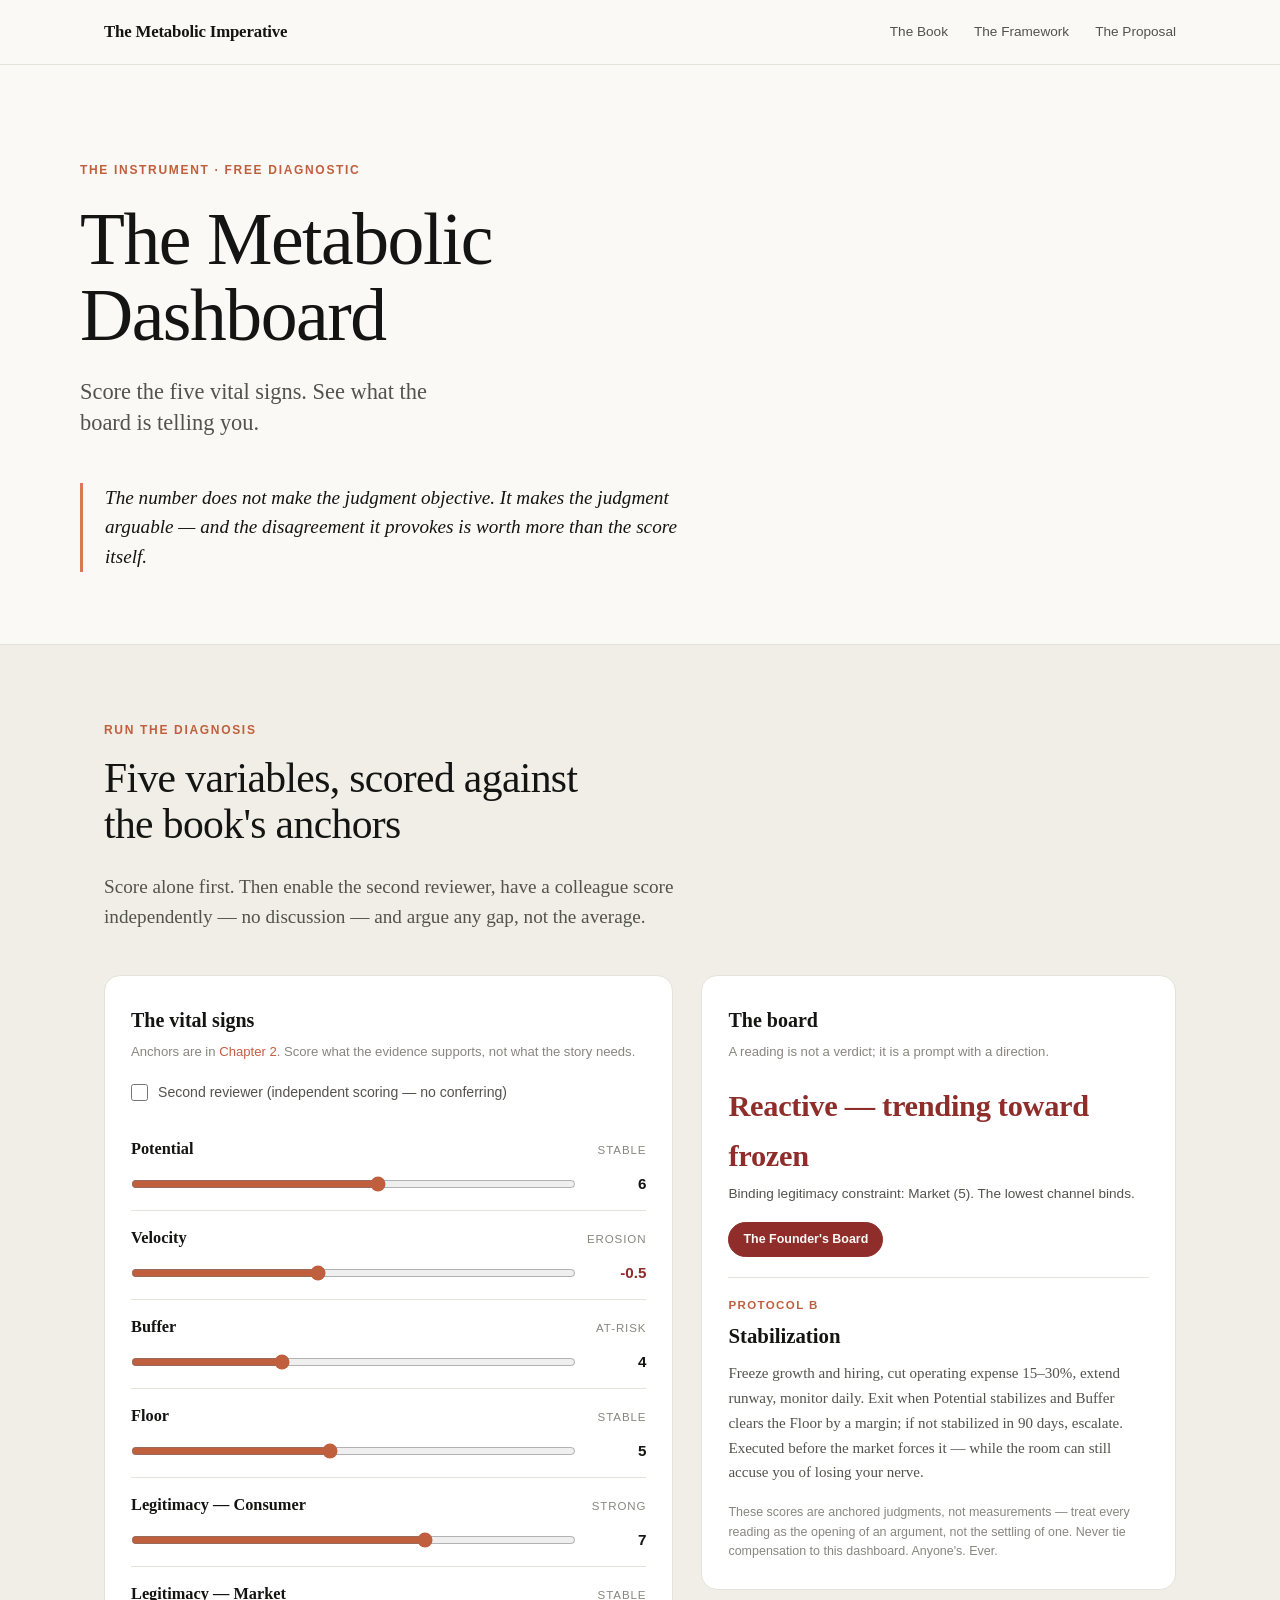
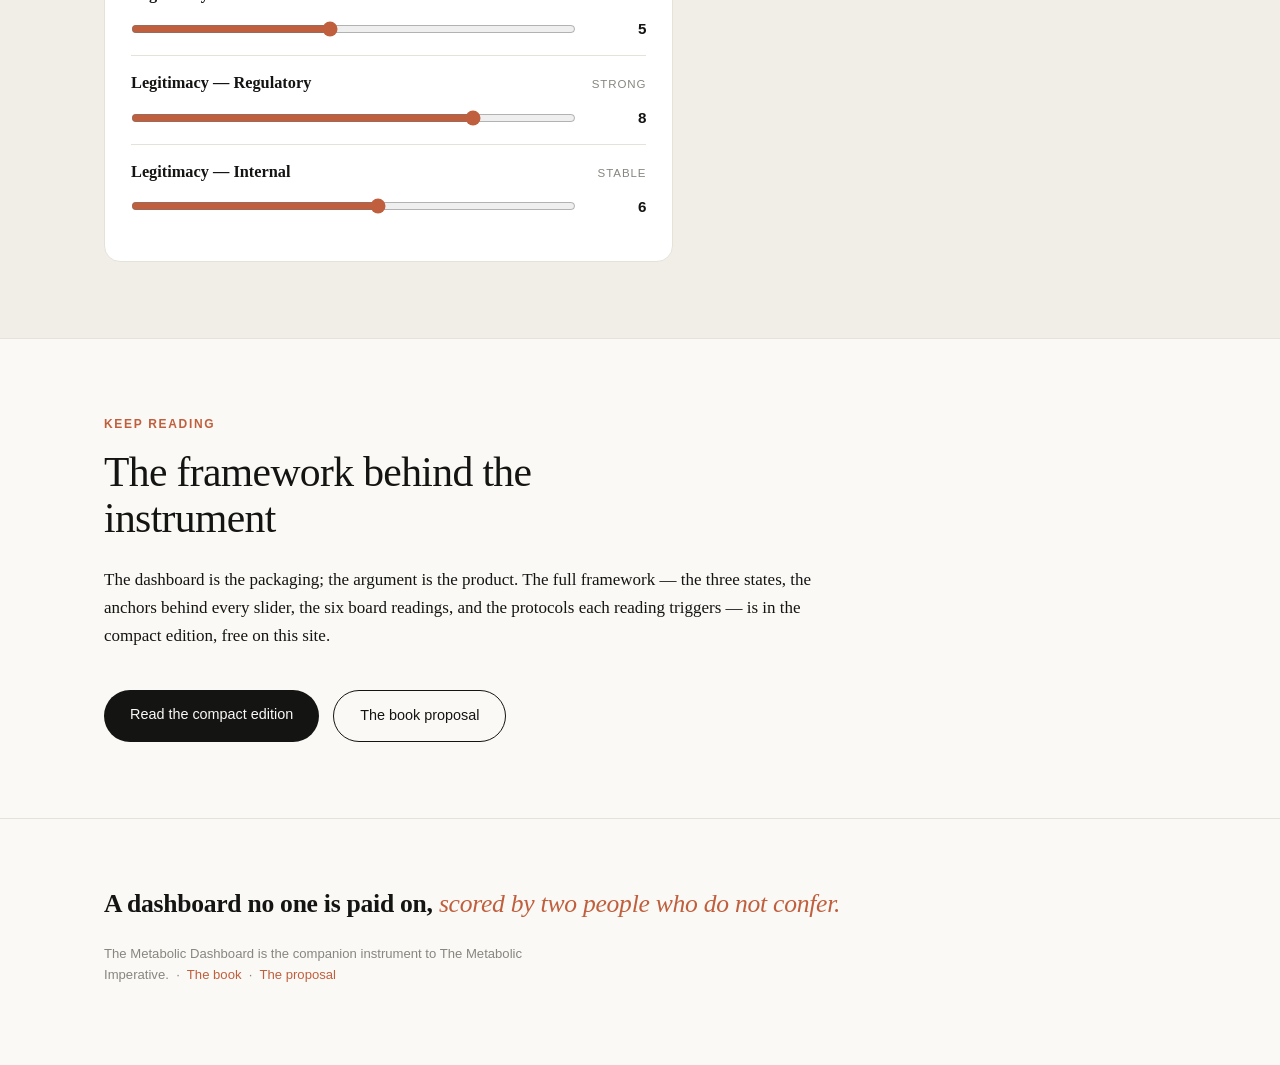
<file: dashboard.html>
<!DOCTYPE html>
<html lang="en">
<head>
<meta charset="UTF-8">
<meta name="viewport" content="width=device-width, initial-scale=1.0">
<title>The Metabolic Dashboard — The Metabolic Imperative</title>
<meta name="description" content="Score the five vital signs, see the board readings the scores produce, and get the protocol the framework suggests — with dual-reviewer gap detection.">
<link rel="stylesheet" href="style.css">
</head>
<body>

<nav>
  <div class="nav-inner">
    <a class="wordmark" href="index.html">The Metabolic Imperative</a>
    <div class="nav-links">
      <a href="index.html">The Book</a>
      <a href="index.html#diagnosis">The Framework</a>
      <a href="proposal.html">The Proposal</a>
    </div>
  </div>
</nav>

<header class="hero wrap" id="top">
  <div class="eyebrow">The instrument · free diagnostic</div>
  <h1>The Metabolic Dashboard</h1>
  <p class="hero-sub">Score the five vital signs. See what the board is telling you.</p>
  <div class="hero-epigraph">
    The number does not make the judgment objective. It makes the judgment arguable — and the disagreement
    it provokes is worth more than the score itself.
  </div>
</header>

<section class="band">
  <div class="wrap">
    <div class="part-label">Run the diagnosis</div>
    <h2>Five variables, scored against the book's anchors</h2>
    <p class="lede quiet">Score alone first. Then enable the second reviewer, have a colleague score
    independently — no discussion — and argue any gap, not the average.</p>

    <div class="tool-layout">
      <div class="tool-panel">
        <h4>The vital signs</h4>
        <p class="hint">Anchors are in <a href="index.html#diagnosis">Chapter 2</a>. Score what the evidence
        supports, not what the story needs.</p>
        <div class="toggle-row">
          <input type="checkbox" id="dualToggle">
          <label for="dualToggle">Second reviewer (independent scoring — no conferring)</label>
        </div>
        <div id="sliders"></div>
      </div>

      <div>
        <div class="tool-panel">
          <h4>The board</h4>
          <p class="hint">A reading is not a verdict; it is a prompt with a direction.</p>
          <div class="result-state" id="stateLine">—</div>
          <p class="result-sub" id="stateSub"></p>
          <div class="chips" id="readings"></div>
          <div class="proto-box">
            <div class="proto-name" id="protoName">Protocol</div>
            <div class="proto-title" id="protoTitle">—</div>
            <p id="protoText"></p>
          </div>
          <div class="proto-box" id="gapBox" style="display:none;">
            <div class="proto-name">The instrument</div>
            <div class="proto-title">Argue the gap, not the average</div>
            <p id="gapText"></p>
          </div>
          <p class="tool-disclaimer">These scores are anchored judgments, not measurements — treat every
          reading as the opening of an argument, not the settling of one. Never tie compensation to this
          dashboard. Anyone's. Ever.</p>
        </div>
      </div>
    </div>
  </div>
</section>

<section>
  <div class="wrap">
    <div class="part-label">Keep reading</div>
    <h2>The framework behind the instrument</h2>
    <div class="prose">
      <p>The dashboard is the packaging; the argument is the product. The full framework — the three states,
      the anchors behind every slider, the six board readings, and the protocols each reading triggers — is in
      the compact edition, free on this site.</p>
    </div>
    <div class="hero-cta">
      <a class="btn btn-primary" href="index.html">Read the compact edition</a>
      <a class="btn btn-ghost" href="proposal.html">The book proposal</a>
    </div>
  </div>
</section>

<footer>
  <div class="wrap">
    <div class="fin">A dashboard no one is paid on, <em>scored by two people who do not confer.</em></div>
    <p class="foot-meta">The Metabolic Dashboard is the companion instrument to The Metabolic Imperative.
    &nbsp;·&nbsp; <a href="index.html">The book</a> &nbsp;·&nbsp; <a href="proposal.html">The proposal</a></p>
  </div>
</footer>

<script>
(function () {
  var VARS = [
    { id: 'potential',  name: 'Potential',              min: 1,  max: 10, step: 0.5, init: 6,    words: { 2: 'Critical', 4: 'At-risk', 6: 'Stable', 8: 'Strong', 10: 'Generative' } },
    { id: 'velocity',   name: 'Velocity',               min: -3, max: 3,  step: 0.5, init: -0.5, words: { '-3': 'Collapse', '-2': 'Decline', '-1': 'Erosion', 0: 'Flat', 1: 'Improvement', 2: 'Compounding', 3: 'Escape' } },
    { id: 'buffer',     name: 'Buffer',                 min: 1,  max: 10, step: 0.5, init: 4,    words: { 2: 'Critical', 4: 'At-risk', 6: 'Stable', 8: 'Strong', 10: 'Generative' } },
    { id: 'floor',      name: 'Floor',                  min: 1,  max: 10, step: 0.5, init: 5,    words: { 2: 'Critical', 4: 'At-risk', 6: 'Stable', 8: 'Strong', 10: 'Generative' } },
    { id: 'consumer',   name: 'Legitimacy — Consumer',  min: 1,  max: 10, step: 0.5, init: 7,    words: { 2: 'Critical', 4: 'At-risk', 6: 'Stable', 8: 'Strong', 10: 'Generative' } },
    { id: 'market',     name: 'Legitimacy — Market',    min: 1,  max: 10, step: 0.5, init: 5,    words: { 2: 'Critical', 4: 'At-risk', 6: 'Stable', 8: 'Strong', 10: 'Generative' } },
    { id: 'regulatory', name: 'Legitimacy — Regulatory', min: 1, max: 10, step: 0.5, init: 8,    words: { 2: 'Critical', 4: 'At-risk', 6: 'Stable', 8: 'Strong', 10: 'Generative' } },
    { id: 'internal',   name: 'Legitimacy — Internal',  min: 1,  max: 10, step: 0.5, init: 6,    words: { 2: 'Critical', 4: 'At-risk', 6: 'Stable', 8: 'Strong', 10: 'Generative' } }
  ];

  var READINGS = [
    { id: 'quiet',   name: 'The Quiet Death',           test: function (s) { return s.potential >= 7 && s.velocity < 0; },
      note: 'High Potential, negative Velocity — every number except one says you are winning.' },
    { id: 'gilded',  name: 'The Gilded Trap',           test: function (s) { return s.buffer >= 7 && s.floor <= 4; },
      note: 'Strong Buffer, weak Floor — cash-rich and structurally unable to shrink.' },
    { id: 'hollow',  name: 'The Hollow Board',          test: function (s) { return Math.min(s.consumer, s.market, s.regulatory) >= 6 && s.internal <= 5; },
      note: 'External channels strong, Internal sliding — your own people reprice you first.' },
    { id: 'vector',  name: 'Velocity Without a Vector', test: function (s) { return s.velocity > 0 && s.market <= 4; },
      note: 'Motion the environment is not buying. Speed is only a virtue in a direction.' },
    { id: 'founder', name: "The Founder's Board",       test: function (s) { return s.potential >= 5 && s.potential <= 6.5 && s.velocity < 0 && s.velocity >= -1 && s.buffer <= 4.5 && s.floor >= 4 && s.floor <= 6; },
      note: 'Nothing on it forces action; everything on it permits decline.' }
  ];

  var sliders = document.getElementById('sliders');
  var dual = document.getElementById('dualToggle');

  VARS.forEach(function (v) {
    var row = document.createElement('div');
    row.className = 'slider-row';
    row.innerHTML =
      '<div class="slider-head"><label for="' + v.id + '_a">' + v.name + '</label>' +
      '<span class="anchor-word" id="' + v.id + '_word"></span></div>' +
      '<div class="slider-pair"><input type="range" id="' + v.id + '_a" min="' + v.min + '" max="' + v.max +
      '" step="' + v.step + '" value="' + v.init + '" aria-label="' + v.name + ' — reviewer A">' +
      '<span class="val" id="' + v.id + '_a_val"></span></div>' +
      '<div class="slider-pair b-row" id="' + v.id + '_b_row" hidden>' +
      '<input type="range" id="' + v.id + '_b" min="' + v.min + '" max="' + v.max +
      '" step="' + v.step + '" value="' + v.init + '" aria-label="' + v.name + ' — reviewer B">' +
      '<span class="val" id="' + v.id + '_b_val"></span></div>' +
      '<div class="gap-flag" id="' + v.id + '_gap"></div>';
    sliders.appendChild(row);
  });

  function anchorWord(v, x) {
    if (v.id === 'velocity') {
      var k = x < 0 ? String(Math.ceil(x)) : String(Math.floor(x));
      if (x < 0 && x > -1) k = '-1';
      return v.words[k] || '';
    }
    var band = Math.min(10, 2 * Math.ceil(x / 2));
    return v.words[band] || '';
  }

  function fmt(x) { return (x > 0 && arguments[1] === 'vel' ? '+' : '') + x; }

  function scores(suffix) {
    var s = {};
    VARS.forEach(function (v) { s[v.id] = parseFloat(document.getElementById(v.id + '_' + suffix).value); });
    return s;
  }

  function classify(s) {
    var legit = [s.consumer, s.market, s.regulatory, s.internal];
    var weakChannels = legit.filter(function (x) { return x <= 4; }).length;
    // Protocol C is a conjunction: Buffer at/below Floor level AND negative Velocity AND >=2 legitimacy channels failing
    if (s.buffer <= 3 && s.velocity < 0 && weakChannels >= 2) {
      return { proto: 'C', title: 'Restructuring', state: 'Frozen — or nearly',
        text: 'All three triggers hold jointly. Sever non-essential components, migrate the core to a leaner architecture, rebuild from the reduced base. Protocol C is not bankruptcy — it is the release of the metabolic organization trapped inside the frozen one.' };
    }
    if (s.velocity < 0 && (s.buffer <= 5 || weakChannels >= 1)) {
      return { proto: 'B', title: 'Stabilization', state: 'Reactive — trending toward frozen',
        text: 'Freeze growth and hiring, cut operating expense 15–30%, extend runway, monitor daily. Exit when Potential stabilizes and Buffer clears the Floor by a margin; if not stabilized in 90 days, escalate. Executed before the market forces it — while the room can still accuse you of losing your nerve.' };
    }
    if (s.velocity < 0) {
      return { proto: 'B', title: 'Stabilization (watch)', state: 'Reactive',
        text: 'Velocity is negative but buffers hold. The default says stabilize — and the default is not a law: sometimes negative Velocity calls for investment, not retrenchment. The Governor’s real job is to know when the default is wrong.' };
    }
    return { proto: 'A', title: 'Routine Maintenance', state: 'Metabolic — if you keep paying for it',
      text: 'Monitor weekly, audit every significant deviation, hold buffers at target, invest a fixed 20% in exploratory capability. In Protocol A, discipline is the objective, not growth. This is the hardest thing to believe when nothing is on fire.' };
  }

  function render() {
    var dualOn = dual.checked;
    var a = scores('a');

    VARS.forEach(function (v) {
      var av = a[v.id];
      var aEl = document.getElementById(v.id + '_a_val');
      aEl.textContent = (dualOn ? 'A ' : '') + (v.id === 'velocity' && av > 0 ? '+' : '') + av;
      aEl.className = 'val' + (av < 0 ? ' neg' : '');
      document.getElementById(v.id + '_word').textContent = anchorWord(v, av);
      document.getElementById(v.id + '_b_row').hidden = !dualOn;
      var gapEl = document.getElementById(v.id + '_gap');
      if (dualOn) {
        var bv = parseFloat(document.getElementById(v.id + '_b').value);
        var bEl = document.getElementById(v.id + '_b_val');
        bEl.textContent = 'B ' + (v.id === 'velocity' && bv > 0 ? '+' : '') + bv;
        bEl.className = 'val' + (bv < 0 ? ' neg' : '');
        var gap = Math.abs(av - bv);
        var threshold = v.id === 'velocity' ? 1.5 : 2;
        if (gap > threshold) {
          gapEl.textContent = 'Gap of ' + gap + ' — the most important data point in the room. You are watching different evidence.';
          gapEl.className = 'gap-flag on';
        } else { gapEl.className = 'gap-flag'; }
      } else { gapEl.className = 'gap-flag'; }
    });

    var result = classify(a);
    var stateLine = document.getElementById('stateLine');
    stateLine.innerHTML = result.proto === 'A' ? result.state
      : '<span class="crimson-text">' + result.state + '</span>';
    var legitVals = { Consumer: a.consumer, Market: a.market, Regulatory: a.regulatory, Internal: a.internal };
    var binding = Object.keys(legitVals).sort(function (x, y) { return legitVals[x] - legitVals[y]; })[0];
    document.getElementById('stateSub').textContent =
      'Binding legitimacy constraint: ' + binding + ' (' + legitVals[binding] + '). The lowest channel binds.';

    var chips = document.getElementById('readings');
    chips.innerHTML = '';
    var any = false;
    READINGS.forEach(function (r) {
      if (r.test(a)) {
        any = true;
        var c = document.createElement('span');
        c.className = 'chip on';
        c.textContent = r.name;
        c.title = r.note;
        chips.appendChild(c);
      }
    });
    if (!any) {
      var c = document.createElement('span');
      c.className = 'chip good';
      c.textContent = 'No named death pattern on the board';
      chips.appendChild(c);
    }

    document.getElementById('protoName').textContent = 'Protocol ' + result.proto;
    document.getElementById('protoTitle').textContent = result.title;
    document.getElementById('protoText').textContent = result.text;

    var gapBox = document.getElementById('gapBox');
    if (dualOn) {
      var b = scores('b');
      var gaps = VARS.filter(function (v) {
        return Math.abs(a[v.id] - b[v.id]) > (v.id === 'velocity' ? 1.5 : 2);
      }).map(function (v) { return v.name; });
      if (gaps.length) {
        gapBox.style.display = '';
        document.getElementById('gapText').textContent =
          'Large gaps on: ' + gaps.join(', ') + '. Do not average them. The goal of the argument is to make both underlying theories of the organization explicit enough to test.';
      } else {
        gapBox.style.display = '';
        document.getElementById('gapText').textContent =
          'Reviewers land close on every variable. Remember: a framework that produces perfect agreement produces nothing — if you already see the same thing, you did not need the instrument today.';
      }
    } else { gapBox.style.display = 'none'; }
  }

  sliders.addEventListener('input', render);
  dual.addEventListener('change', render);
  render();
})();
</script>

</body>
</html>
</file>
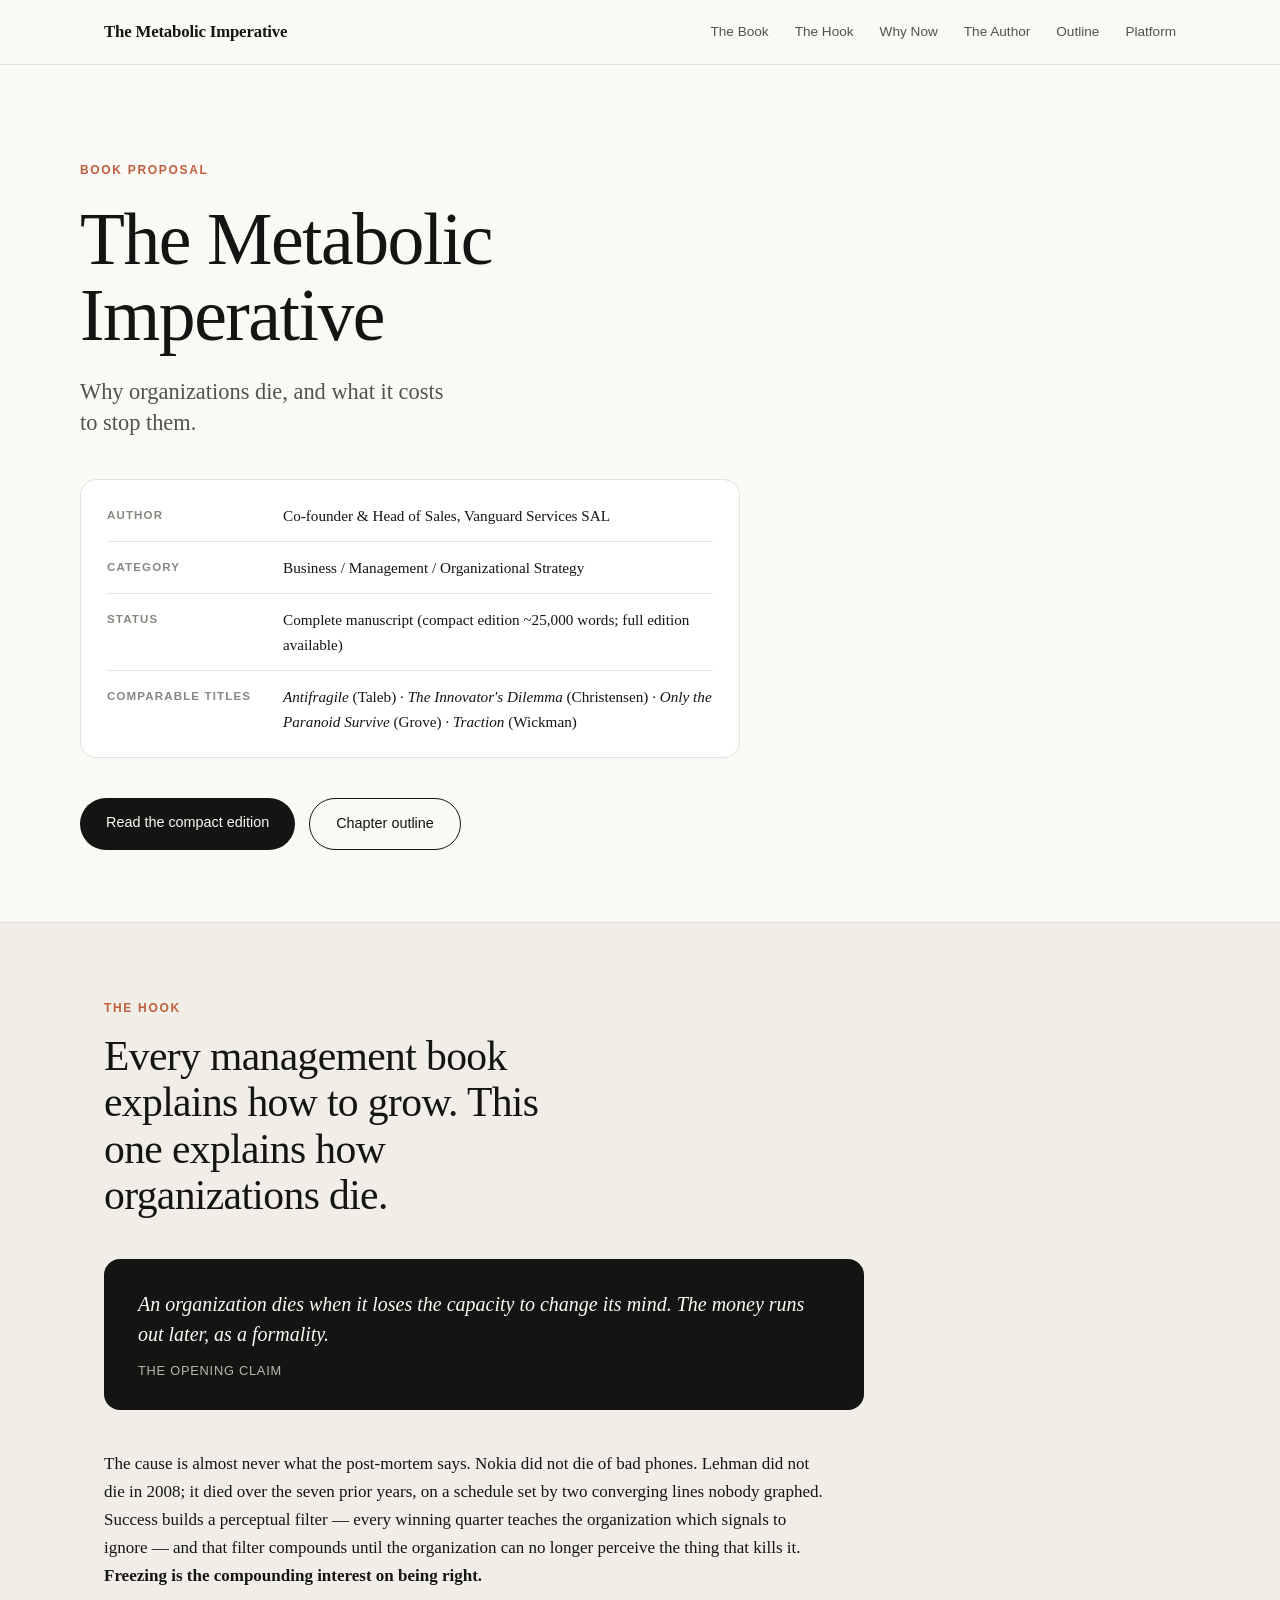
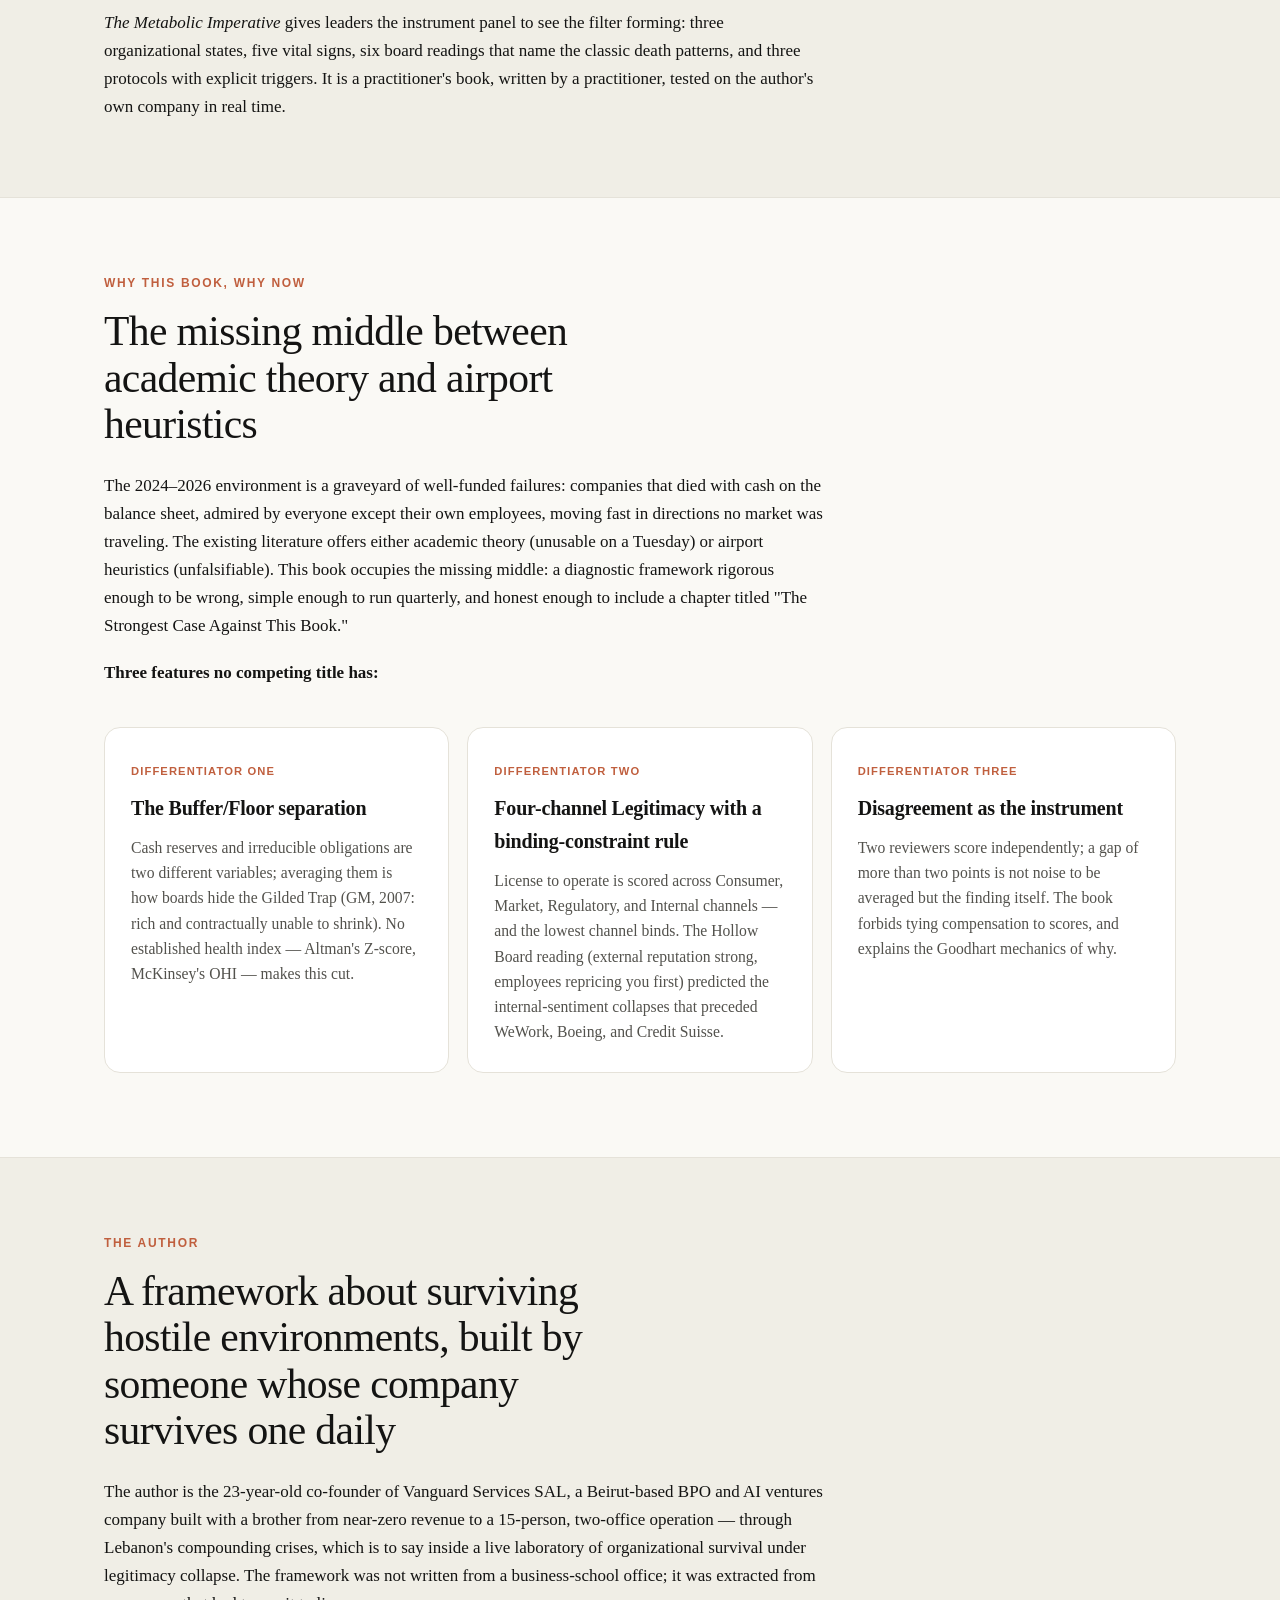
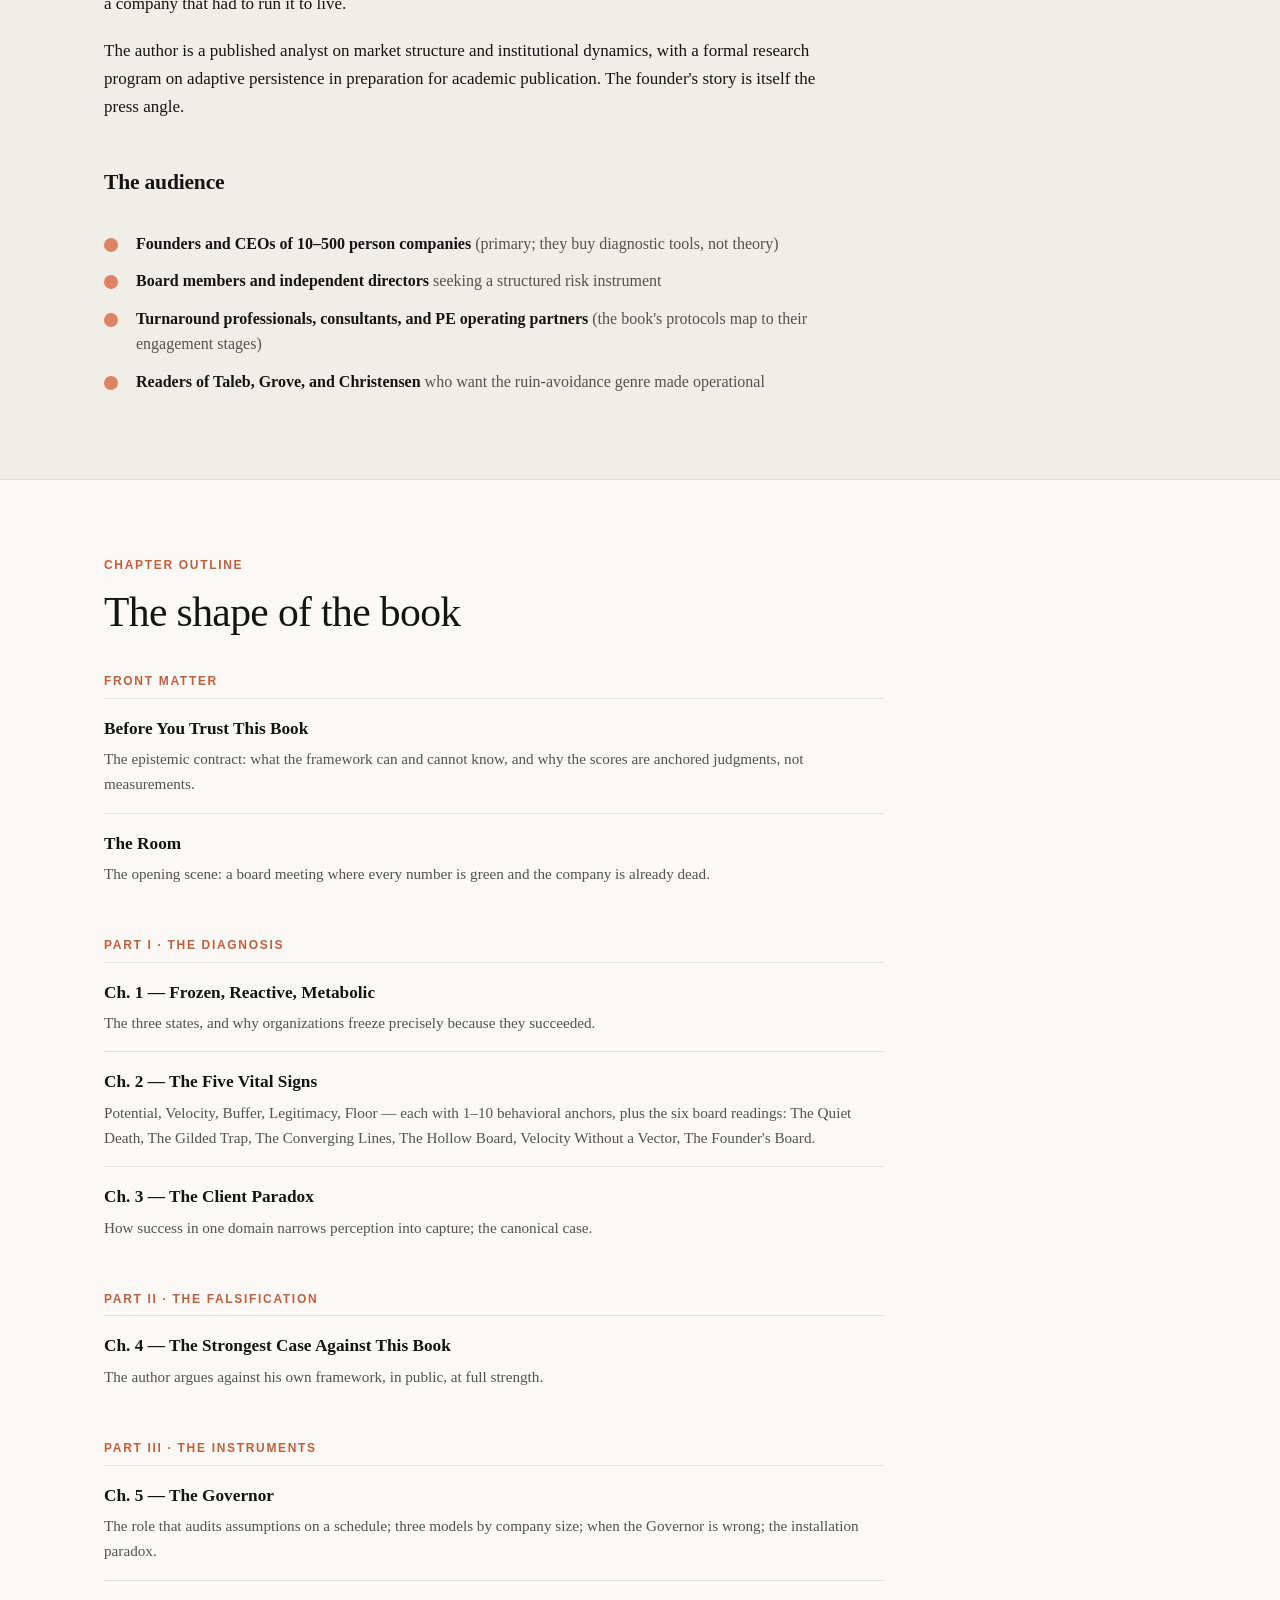
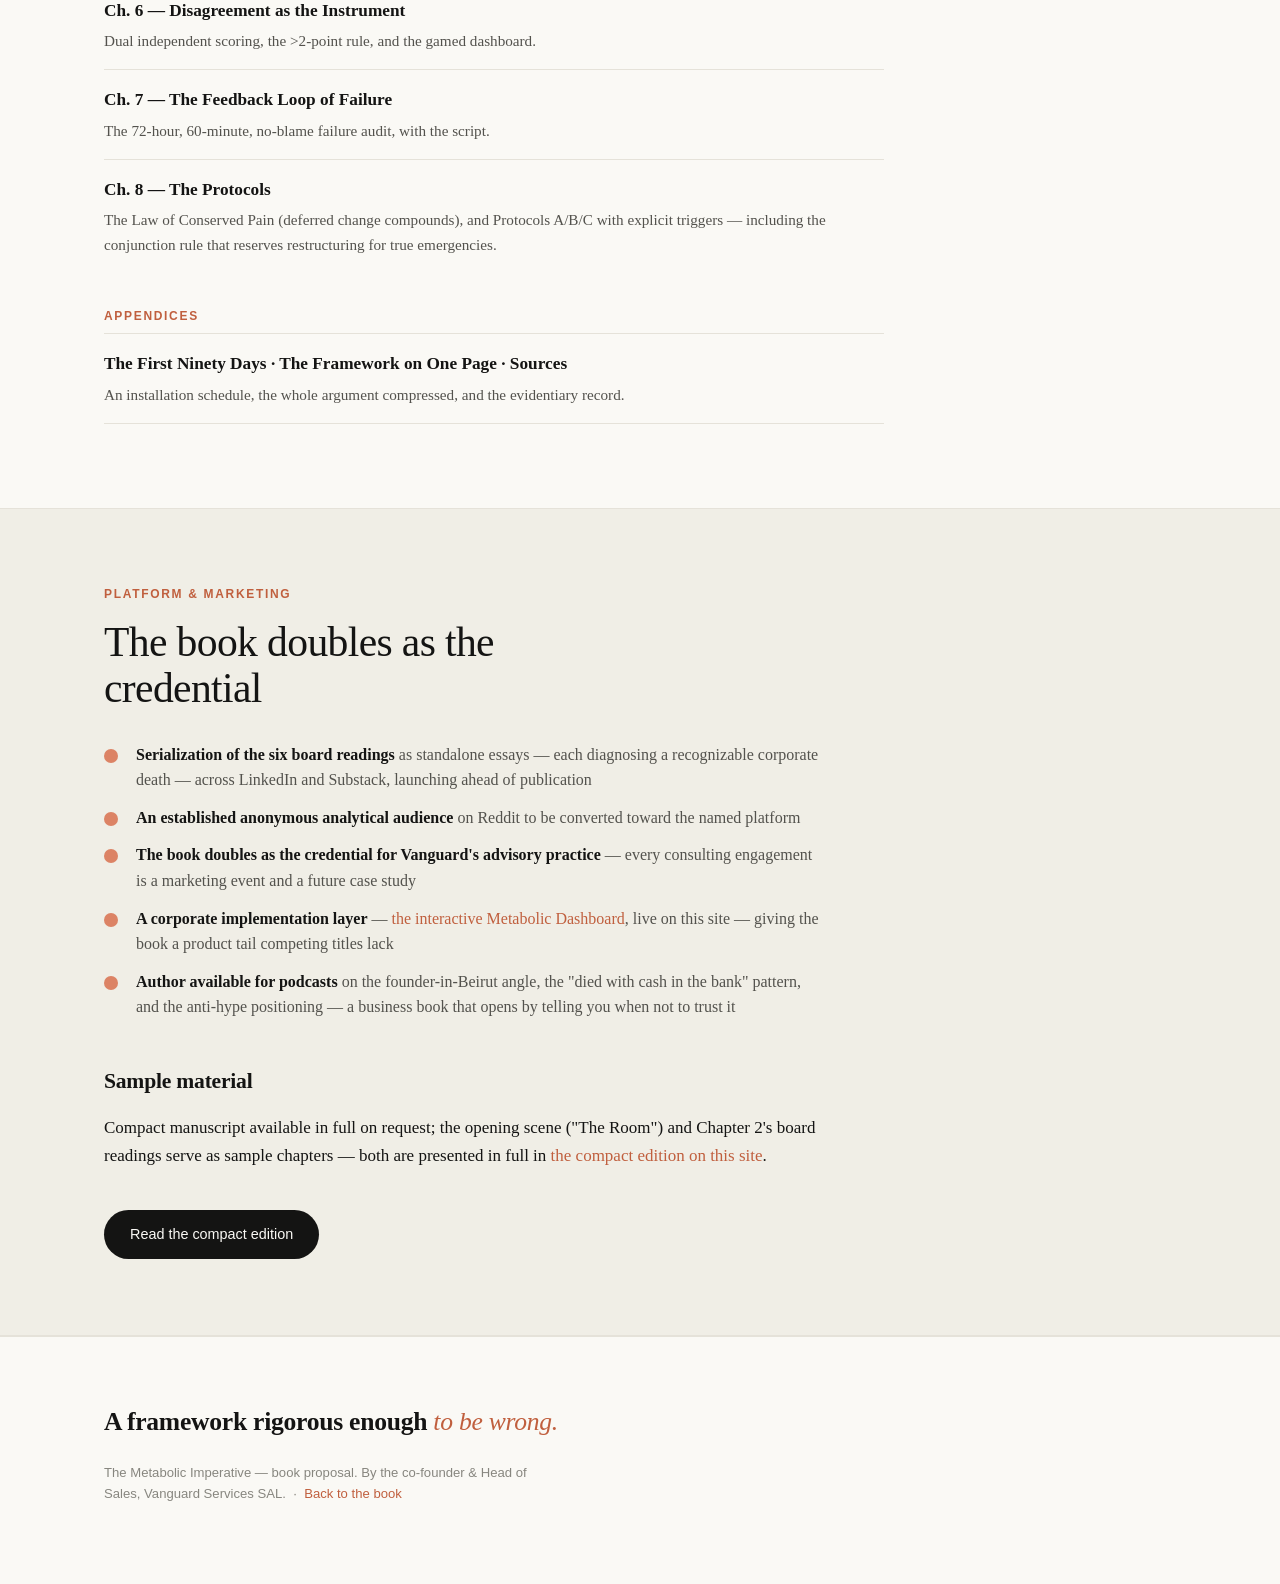
<file: proposal.html>
<!DOCTYPE html>
<html lang="en">
<head>
<meta charset="UTF-8">
<meta name="viewport" content="width=device-width, initial-scale=1.0">
<title>Book Proposal — The Metabolic Imperative</title>
<meta name="description" content="Book proposal for The Metabolic Imperative: the hook, the positioning, the author, the audience, the chapter outline, and the platform.">
<link rel="stylesheet" href="style.css">
</head>
<body>

<nav>
  <div class="nav-inner">
    <a class="wordmark" href="index.html">The Metabolic Imperative</a>
    <div class="nav-links">
      <a href="index.html">The Book</a>
      <a href="#hook">The Hook</a>
      <a href="#why-now">Why Now</a>
      <a href="#author">The Author</a>
      <a href="#outline">Outline</a>
      <a href="#platform">Platform</a>
    </div>
  </div>
</nav>

<header class="hero wrap" id="top">
  <div class="eyebrow">Book proposal</div>
  <h1>The Metabolic Imperative</h1>
  <p class="hero-sub">Why organizations die, and what it costs to stop them.</p>

  <dl class="meta-list">
    <div class="meta-row"><dt>Author</dt><dd>Co-founder &amp; Head of Sales, Vanguard Services SAL</dd></div>
    <div class="meta-row"><dt>Category</dt><dd>Business / Management / Organizational Strategy</dd></div>
    <div class="meta-row"><dt>Status</dt><dd>Complete manuscript (compact edition ~25,000 words; full edition available)</dd></div>
    <div class="meta-row"><dt>Comparable titles</dt><dd><em>Antifragile</em> (Taleb) · <em>The Innovator's Dilemma</em> (Christensen) · <em>Only the Paranoid Survive</em> (Grove) · <em>Traction</em> (Wickman)</dd></div>
  </dl>

  <div class="hero-cta">
    <a class="btn btn-primary" href="index.html">Read the compact edition</a>
    <a class="btn btn-ghost" href="#outline">Chapter outline</a>
  </div>
</header>

<!-- ============ THE HOOK ============ -->
<section class="band" id="hook">
  <div class="wrap">
    <div class="part-label">The hook</div>
    <h2>Every management book explains how to grow. This one explains how organizations die.</h2>
    <div class="pullquote">
      An organization dies when it loses the capacity to change its mind. The money runs out later,
      as a formality.
      <span class="attr">The opening claim</span>
    </div>
    <div class="prose">
      <p>The cause is almost never what the post-mortem says. Nokia did not die of bad phones. Lehman did
      not die in 2008; it died over the seven prior years, on a schedule set by two converging lines nobody
      graphed. Success builds a perceptual filter — every winning quarter teaches the organization which
      signals to ignore — and that filter compounds until the organization can no longer perceive the thing
      that kills it. <strong>Freezing is the compounding interest on being right.</strong></p>
      <p><em>The Metabolic Imperative</em> gives leaders the instrument panel to see the filter forming:
      three organizational states, five vital signs, six board readings that name the classic death patterns,
      and three protocols with explicit triggers. It is a practitioner's book, written by a practitioner,
      tested on the author's own company in real time.</p>
    </div>
  </div>
</section>

<!-- ============ WHY NOW ============ -->
<section id="why-now">
  <div class="wrap">
    <div class="part-label">Why this book, why now</div>
    <h2>The missing middle between academic theory and airport heuristics</h2>
    <div class="prose">
      <p>The 2024–2026 environment is a graveyard of well-funded failures: companies that died with cash on
      the balance sheet, admired by everyone except their own employees, moving fast in directions no market
      was traveling. The existing literature offers either academic theory (unusable on a Tuesday) or airport
      heuristics (unfalsifiable). This book occupies the missing middle: a diagnostic framework rigorous enough
      to be wrong, simple enough to run quarterly, and honest enough to include a chapter titled "The Strongest
      Case Against This Book."</p>
      <p><strong>Three features no competing title has:</strong></p>
    </div>

    <div class="grid-3">
      <div class="card"><span class="tag">Differentiator one</span>
        <h4>The Buffer/Floor separation</h4>
        <p>Cash reserves and irreducible obligations are two different variables; averaging them is how boards
        hide the Gilded Trap (GM, 2007: rich and contractually unable to shrink). No established health index —
        Altman's Z-score, McKinsey's OHI — makes this cut.</p></div>
      <div class="card"><span class="tag">Differentiator two</span>
        <h4>Four-channel Legitimacy with a binding-constraint rule</h4>
        <p>License to operate is scored across Consumer, Market, Regulatory, and Internal channels — and the
        lowest channel binds. The Hollow Board reading (external reputation strong, employees repricing you
        first) predicted the internal-sentiment collapses that preceded WeWork, Boeing, and Credit Suisse.</p></div>
      <div class="card"><span class="tag">Differentiator three</span>
        <h4>Disagreement as the instrument</h4>
        <p>Two reviewers score independently; a gap of more than two points is not noise to be averaged but
        the finding itself. The book forbids tying compensation to scores, and explains the Goodhart mechanics
        of why.</p></div>
    </div>
  </div>
</section>

<!-- ============ AUTHOR ============ -->
<section class="band" id="author">
  <div class="wrap">
    <div class="part-label">The author</div>
    <h2>A framework about surviving hostile environments, built by someone whose company survives one daily</h2>
    <div class="prose">
      <p>The author is the 23-year-old co-founder of Vanguard Services SAL, a Beirut-based BPO and AI
      ventures company built with a brother from near-zero revenue to a 15-person, two-office operation —
      through Lebanon's compounding crises, which is to say inside a live laboratory of organizational survival
      under legitimacy collapse. The framework was not written from a business-school office; it was extracted
      from a company that had to run it to live.</p>
      <p>The author is a published analyst on market structure and institutional dynamics, with a formal research
      program on adaptive persistence in preparation for academic publication. The founder's story is itself
      the press angle.</p>
    </div>

    <h3>The audience</h3>
    <ul class="checklist">
      <li><strong>Founders and CEOs of 10–500 person companies</strong> (primary; they buy diagnostic tools,
      not theory)</li>
      <li><strong>Board members and independent directors</strong> seeking a structured risk instrument</li>
      <li><strong>Turnaround professionals, consultants, and PE operating partners</strong> (the book's
      protocols map to their engagement stages)</li>
      <li><strong>Readers of Taleb, Grove, and Christensen</strong> who want the ruin-avoidance genre made
      operational</li>
    </ul>
  </div>
</section>

<!-- ============ OUTLINE ============ -->
<section id="outline">
  <div class="wrap">
    <div class="part-label">Chapter outline</div>
    <h2>The shape of the book</h2>

    <div class="outline">
      <div class="outline-part">Front matter</div>
      <div class="outline-item"><h5>Before You Trust This Book</h5>
        <p>The epistemic contract: what the framework can and cannot know, and why the scores are anchored
        judgments, not measurements.</p></div>
      <div class="outline-item"><h5>The Room</h5>
        <p>The opening scene: a board meeting where every number is green and the company is already dead.</p></div>

      <div class="outline-part">Part I · The Diagnosis</div>
      <div class="outline-item"><h5>Ch. 1 — Frozen, Reactive, Metabolic</h5>
        <p>The three states, and why organizations freeze precisely because they succeeded.</p></div>
      <div class="outline-item"><h5>Ch. 2 — The Five Vital Signs</h5>
        <p>Potential, Velocity, Buffer, Legitimacy, Floor — each with 1–10 behavioral anchors, plus the six
        board readings: The Quiet Death, The Gilded Trap, The Converging Lines, The Hollow Board, Velocity
        Without a Vector, The Founder's Board.</p></div>
      <div class="outline-item"><h5>Ch. 3 — The Client Paradox</h5>
        <p>How success in one domain narrows perception into capture; the canonical case.</p></div>

      <div class="outline-part">Part II · The Falsification</div>
      <div class="outline-item"><h5>Ch. 4 — The Strongest Case Against This Book</h5>
        <p>The author argues against his own framework, in public, at full strength.</p></div>

      <div class="outline-part">Part III · The Instruments</div>
      <div class="outline-item"><h5>Ch. 5 — The Governor</h5>
        <p>The role that audits assumptions on a schedule; three models by company size; when the Governor is
        wrong; the installation paradox.</p></div>
      <div class="outline-item"><h5>Ch. 6 — Disagreement as the Instrument</h5>
        <p>Dual independent scoring, the &gt;2-point rule, and the gamed dashboard.</p></div>
      <div class="outline-item"><h5>Ch. 7 — The Feedback Loop of Failure</h5>
        <p>The 72-hour, 60-minute, no-blame failure audit, with the script.</p></div>
      <div class="outline-item"><h5>Ch. 8 — The Protocols</h5>
        <p>The Law of Conserved Pain (deferred change compounds), and Protocols A/B/C with explicit triggers —
        including the conjunction rule that reserves restructuring for true emergencies.</p></div>

      <div class="outline-part">Appendices</div>
      <div class="outline-item" style="border-bottom: 1px solid var(--border);"><h5>The First Ninety Days · The Framework on One Page · Sources</h5>
        <p>An installation schedule, the whole argument compressed, and the evidentiary record.</p></div>
    </div>
  </div>
</section>

<!-- ============ PLATFORM ============ -->
<section class="band" id="platform">
  <div class="wrap">
    <div class="part-label">Platform &amp; marketing</div>
    <h2>The book doubles as the credential</h2>
    <ul class="checklist">
      <li><strong>Serialization of the six board readings</strong> as standalone essays — each diagnosing a
      recognizable corporate death — across LinkedIn and Substack, launching ahead of publication</li>
      <li><strong>An established anonymous analytical audience</strong> on Reddit to be converted toward the
      named platform</li>
      <li><strong>The book doubles as the credential for Vanguard's advisory practice</strong> — every
      consulting engagement is a marketing event and a future case study</li>
      <li><strong>A corporate implementation layer</strong> — <a href="dashboard.html">the interactive
      Metabolic Dashboard</a>, live on this site — giving the book a product tail competing titles lack</li>
      <li><strong>Author available for podcasts</strong> on the founder-in-Beirut angle, the "died with cash
      in the bank" pattern, and the anti-hype positioning — a business book that opens by telling you when
      not to trust it</li>
    </ul>

    <h3>Sample material</h3>
    <div class="prose">
      <p>Compact manuscript available in full on request; the opening scene ("The Room") and Chapter 2's board
      readings serve as sample chapters — both are presented in full in
      <a href="index.html">the compact edition on this site</a>.</p>
    </div>
    <div class="hero-cta">
      <a class="btn btn-primary" href="index.html">Read the compact edition</a>
    </div>
  </div>
</section>

<footer>
  <div class="wrap">
    <div class="fin">A framework rigorous enough <em>to be wrong.</em></div>
    <p class="foot-meta">The Metabolic Imperative — book proposal. By the co-founder &amp; Head of Sales,
    Vanguard Services SAL. &nbsp;·&nbsp; <a href="index.html">Back to the book</a></p>
  </div>
</footer>

</body>
</html>
</file>
<file: style.css>
:root {
    --bg: #faf9f5;
    --bg-alt: #f0eee6;
    --card: #ffffff;
    --ink: #141413;
    --ink-2: #53524d;
    --muted: #87867f;
    --border: #e5e2d9;
    --clay: #d97757;
    --clay-dark: #c05f3e;
    --crimson: #8f2d2b;
    --serif: "Tiempos Text", Georgia, "Times New Roman", serif;
    --sans: "Styrene B", -apple-system, BlinkMacSystemFont, "Segoe UI", Helvetica, Arial, sans-serif;
    --mono: "SF Mono", ui-monospace, "Cascadia Code", Menlo, Consolas, monospace;
  }
  * { margin: 0; padding: 0; box-sizing: border-box; }
  html { scroll-behavior: smooth; scroll-padding-top: 84px; }
  body {
    background: var(--bg);
    color: var(--ink);
    font-family: var(--serif);
    font-size: 1.0625rem;
    line-height: 1.65;
    -webkit-font-smoothing: antialiased;
  }
  ::selection { background: #f3d9ce; }

  .wrap { max-width: 1120px; margin: 0 auto; padding: 0 24px; }
  .prose { max-width: 720px; }
  .prose p + p { margin-top: 1.1em; }
  a { color: var(--clay-dark); text-decoration: none; }
  a:hover { text-decoration: underline; }

  /* ---------- Nav ---------- */
  nav {
    position: sticky; top: 0; z-index: 50;
    background: rgba(250, 249, 245, 0.92);
    backdrop-filter: blur(10px);
    border-bottom: 1px solid var(--border);
  }
  .nav-inner {
    max-width: 1120px; margin: 0 auto; padding: 0 24px;
    height: 64px; display: flex; align-items: center; justify-content: space-between; gap: 16px;
  }
  .wordmark { font-family: var(--serif); font-weight: 700; font-size: 1.05rem; color: var(--ink); letter-spacing: -0.01em; white-space: nowrap; }
  .wordmark:hover { text-decoration: none; }
  .nav-links { display: flex; gap: 26px; font-family: var(--sans); font-size: 0.85rem; }
  .nav-links a { color: var(--ink-2); }
  .nav-links a:hover { color: var(--ink); text-decoration: none; }
  @media (max-width: 720px) { .nav-links { display: none; } }

  /* ---------- Hero ---------- */
  header.hero { padding: 96px 0 72px; }
  .hero-byline { margin-top: 18px; font-family: var(--sans); font-size: 0.92rem; color: var(--ink-2); }
  .hero-byline strong { color: var(--ink); font-weight: 600; }

  /* ---------- Proposal meta & outline ---------- */
  .meta-list {
    margin-top: 40px; max-width: 660px;
    background: var(--card); border: 1px solid var(--border); border-radius: 16px;
    padding: 10px 26px;
  }
  .meta-row {
    display: grid; grid-template-columns: 160px 1fr; gap: 16px;
    padding: 13px 0; border-bottom: 1px solid var(--border); font-size: 0.95rem;
  }
  .meta-row:last-child { border-bottom: none; }
  .meta-row dt {
    font-family: var(--sans); font-size: 0.72rem; letter-spacing: 0.1em;
    text-transform: uppercase; color: var(--muted); font-weight: 600; padding-top: 3px;
  }
  .meta-row dd { color: var(--ink); }
  @media (max-width: 560px) { .meta-row { grid-template-columns: 1fr; gap: 2px; } }
  .outline { margin: 36px 0 8px; max-width: 780px; }
  .outline-part {
    font-family: var(--sans); font-size: 0.75rem; letter-spacing: 0.14em;
    text-transform: uppercase; color: var(--clay-dark); font-weight: 600; margin: 34px 0 6px;
  }
  .outline-item { border-top: 1px solid var(--border); padding: 16px 0; }
  .outline-item h5 { font-family: var(--serif); font-size: 1.08rem; font-weight: 600; margin-bottom: 3px; }
  .outline-item p { font-size: 0.95rem; color: var(--ink-2); }
  .checklist { margin: 30px 0 8px; max-width: 720px; display: grid; gap: 12px; list-style: none; }
  .checklist li {
    position: relative; padding-left: 32px; font-size: 1rem; color: var(--ink-2); line-height: 1.6;
  }
  .checklist li::before {
    content: ""; position: absolute; left: 0; top: 7px;
    width: 14px; height: 14px; border-radius: 50%;
    background: var(--clay); opacity: 0.9;
  }
  .checklist li strong { color: var(--ink); }
  .eyebrow {
    font-family: var(--sans); font-size: 0.75rem; letter-spacing: 0.14em;
    text-transform: uppercase; color: var(--clay-dark); font-weight: 600; margin-bottom: 20px;
  }
  h1 {
    font-family: var(--serif); font-weight: 500; letter-spacing: -0.02em;
    font-size: clamp(2.6rem, 6.5vw, 4.6rem); line-height: 1.04; max-width: 17ch;
  }
  .hero-sub {
    margin-top: 22px; font-size: clamp(1.15rem, 2.2vw, 1.4rem);
    color: var(--ink-2); max-width: 34ch; line-height: 1.4;
  }
  .hero-epigraph {
    margin-top: 44px; max-width: 620px; border-left: 3px solid var(--clay);
    padding-left: 22px; font-size: 1.2rem; line-height: 1.55; font-style: italic; color: var(--ink);
  }
  .hero-cta { margin-top: 40px; display: flex; gap: 14px; flex-wrap: wrap; }
  .btn {
    font-family: var(--sans); font-size: 0.9rem; font-weight: 500;
    padding: 13px 26px; border-radius: 999px; display: inline-block; transition: all .15s ease;
  }
  .btn:hover { text-decoration: none; }
  .btn-primary { background: var(--ink); color: var(--bg); }
  .btn-primary:hover { background: #33322e; }
  .btn-ghost { border: 1px solid var(--ink); color: var(--ink); }
  .btn-ghost:hover { background: var(--ink); color: var(--bg); }

  /* ---------- Sections ---------- */
  section { padding: 76px 0; }
  section.band { background: var(--bg-alt); border-top: 1px solid var(--border); border-bottom: 1px solid var(--border); }
  .part-label {
    font-family: var(--sans); font-size: 0.75rem; letter-spacing: 0.14em;
    text-transform: uppercase; color: var(--clay-dark); font-weight: 600; margin-bottom: 14px;
  }
  h2 {
    font-family: var(--serif); font-weight: 500; letter-spacing: -0.015em;
    font-size: clamp(1.8rem, 3.6vw, 2.6rem); line-height: 1.12; margin-bottom: 24px; max-width: 24ch;
  }
  h3 {
    font-family: var(--serif); font-weight: 600; font-size: 1.35rem;
    margin: 44px 0 14px; letter-spacing: -0.01em;
  }
  .lede { font-size: 1.2rem; line-height: 1.55; color: var(--ink); max-width: 680px; }
  .quiet { color: var(--ink-2); }

  /* ---------- Cards ---------- */
  .grid-3 { display: grid; grid-template-columns: repeat(3, 1fr); gap: 18px; margin: 40px 0 8px; }
  .grid-2 { display: grid; grid-template-columns: repeat(2, 1fr); gap: 18px; margin: 40px 0 8px; }
  @media (max-width: 860px) { .grid-3, .grid-2 { grid-template-columns: 1fr; } }
  .card {
    background: var(--card); border: 1px solid var(--border); border-radius: 16px;
    padding: 28px 26px;
  }
  .card h4 { font-family: var(--serif); font-size: 1.25rem; font-weight: 600; margin-bottom: 10px; letter-spacing: -0.01em; }
  .card .tag {
    display: inline-block; font-family: var(--sans); font-size: 0.7rem; font-weight: 600;
    letter-spacing: 0.1em; text-transform: uppercase; color: var(--clay-dark); margin-bottom: 12px;
  }
  .card p { font-size: 0.98rem; color: var(--ink-2); line-height: 1.6; }
  .card p strong { color: var(--ink); }
  .card p + p { margin-top: 0.8em; }

  /* ---------- Callout ---------- */
  .callout {
    background: var(--card); border: 1px solid var(--border); border-radius: 16px;
    padding: 36px 38px; max-width: 780px; margin-top: 8px;
  }
  .callout p + p { margin-top: 1em; }
  @media (max-width: 640px) { .callout { padding: 26px 22px; } }

  .pullquote {
    margin: 40px 0; padding: 30px 34px; border-radius: 16px;
    background: var(--ink); color: var(--bg); max-width: 760px;
    font-size: 1.25rem; line-height: 1.5; font-style: italic;
  }
  .pullquote .attr { display: block; margin-top: 12px; font-style: normal; font-family: var(--sans); font-size: 0.8rem; color: #b8b6ad; letter-spacing: 0.06em; text-transform: uppercase; }

  /* ---------- Figures ---------- */
  figure { margin: 44px 0; }
  .fig-frame {
    background: var(--card); border: 1px solid var(--border); border-radius: 16px;
    padding: 28px; overflow-x: auto;
  }
  figure svg { display: block; width: 100%; height: auto; min-width: 560px; }
  figcaption { margin-top: 14px; font-family: var(--sans); font-size: 0.82rem; color: var(--muted); line-height: 1.5; max-width: 680px; }
  figcaption strong { color: var(--ink-2); }

  /* ---------- Vital signs ---------- */
  .sign { border-top: 1px solid var(--border); padding: 30px 0; display: grid; grid-template-columns: 260px 1fr; gap: 28px; }
  @media (max-width: 860px) { .sign { grid-template-columns: 1fr; gap: 10px; } }
  .sign-name { font-family: var(--serif); font-size: 1.5rem; font-weight: 600; letter-spacing: -0.01em; }
  .sign-scale { font-family: var(--sans); font-size: 0.75rem; color: var(--muted); margin-top: 6px; letter-spacing: 0.08em; text-transform: uppercase; }
  .sign-body p { color: var(--ink-2); font-size: 1rem; }
  .sign-body p strong { color: var(--ink); }
  .sign-body p + p { margin-top: 0.8em; }
  .anchors { margin-top: 16px; display: grid; gap: 6px; }
  .anchor { display: grid; grid-template-columns: 118px 1fr; gap: 12px; font-size: 0.88rem; line-height: 1.5; }
  .anchor .a-range { font-family: var(--sans); font-weight: 600; font-size: 0.78rem; color: var(--ink); padding-top: 2px; }
  .anchor .a-text { color: var(--ink-2); }
  .reading-dash {
    font-family: var(--sans); font-size: 0.85rem; margin-top: 16px;
    background: var(--bg-alt); border: 1px solid var(--border); border-radius: 10px;
    padding: 12px 16px; color: var(--ink); display: inline-block;
  }
  .reading-dash b { color: var(--crimson); }

  /* ---------- Dashboard table ---------- */
  .dash-wrap { overflow-x: auto; margin: 40px 0 10px; }
  table.dash {
    border-collapse: collapse; width: 100%; max-width: 640px;
    background: var(--card); border: 1px solid var(--border); border-radius: 16px; overflow: hidden;
    font-family: var(--sans); font-size: 0.92rem;
  }
  table.dash { border-style: hidden; box-shadow: 0 0 0 1px var(--border); border-radius: 16px; }
  .dash th, .dash td { text-align: left; padding: 13px 20px; border-bottom: 1px solid var(--border); }
  .dash th { font-size: 0.72rem; letter-spacing: 0.1em; text-transform: uppercase; color: var(--muted); font-weight: 600; }
  .dash tr:last-child td { border-bottom: none; }
  .dash td.num { font-variant-numeric: tabular-nums; font-weight: 600; }
  .dash td.num.warn { color: var(--crimson); }
  .dash-note { font-family: var(--sans); font-size: 0.82rem; color: var(--muted); margin-top: 12px; max-width: 640px; }

  /* ---------- Stages / steps ---------- */
  .stages { counter-reset: stage; margin: 36px 0 8px; display: grid; gap: 14px; max-width: 780px; }
  .stage {
    background: var(--card); border: 1px solid var(--border); border-radius: 14px;
    padding: 20px 24px 20px 68px; position: relative;
  }
  .stage::before {
    counter-increment: stage; content: counter(stage);
    position: absolute; left: 22px; top: 20px;
    width: 30px; height: 30px; border-radius: 50%;
    background: var(--ink); color: var(--bg);
    font-family: var(--sans); font-size: 0.85rem; font-weight: 600;
    display: flex; align-items: center; justify-content: center;
  }
  .stage h5 { font-family: var(--serif); font-size: 1.08rem; font-weight: 600; margin-bottom: 4px; }
  .stage p { font-size: 0.95rem; color: var(--ink-2); }
  .stage.crimson::before { background: var(--crimson); }

  /* ---------- Q&A highlight ---------- */
  .the-test {
    margin: 44px 0; max-width: 780px;
    border: 1px solid var(--border); border-left: 4px solid var(--clay);
    border-radius: 0 16px 16px 0; background: var(--card); padding: 30px 34px;
  }
  .the-test .q { font-size: 1.35rem; font-style: italic; line-height: 1.45; }
  .the-test .a { margin-top: 14px; font-family: var(--sans); font-size: 0.9rem; color: var(--ink-2); }
  .the-test .a b { color: var(--ink); }

  /* ---------- Footer ---------- */
  footer { border-top: 1px solid var(--border); padding: 64px 0 80px; }
  .fin { font-family: var(--serif); font-size: 1.6rem; font-weight: 600; letter-spacing: -0.01em; }
  .fin em { color: var(--clay-dark); font-weight: 500; }
  .foot-meta { margin-top: 18px; font-family: var(--sans); font-size: 0.82rem; color: var(--muted); max-width: 60ch; line-height: 1.6; }

  .sources { columns: 2; column-gap: 40px; font-size: 0.9rem; color: var(--ink-2); max-width: 900px; margin-top: 8px; }
  .sources p { break-inside: avoid; margin-bottom: 0.9em; }
  @media (max-width: 720px) { .sources { columns: 1; } }

  /* ---------- Dashboard tool ---------- */
  .tool-layout { display: grid; grid-template-columns: 1.2fr 1fr; gap: 28px; margin-top: 44px; align-items: start; }
  @media (max-width: 960px) { .tool-layout { grid-template-columns: 1fr; } }
  .tool-panel { background: var(--card); border: 1px solid var(--border); border-radius: 16px; padding: 28px 26px; }
  .tool-panel h4 { font-family: var(--serif); font-size: 1.25rem; font-weight: 600; margin-bottom: 4px; }
  .tool-panel .hint { font-family: var(--sans); font-size: 0.82rem; color: var(--muted); margin-bottom: 18px; }
  .slider-row { padding: 14px 0; border-top: 1px solid var(--border); }
  .slider-row:first-of-type { border-top: none; }
  .slider-head { display: flex; justify-content: space-between; align-items: baseline; gap: 12px; }
  .slider-head label { font-family: var(--serif); font-weight: 600; font-size: 1.02rem; }
  .slider-head .anchor-word { font-family: var(--sans); font-size: 0.72rem; letter-spacing: 0.08em; text-transform: uppercase; color: var(--muted); }
  .slider-pair { display: grid; grid-template-columns: 1fr 56px; gap: 14px; align-items: center; margin-top: 8px; }
  .slider-pair[hidden] { display: none; }
  .slider-pair.b-row { opacity: 0.95; }
  .slider-pair .who { font-family: var(--sans); font-size: 0.7rem; font-weight: 600; color: var(--muted); }
  input[type="range"] { width: 100%; accent-color: var(--clay-dark); height: 22px; }
  .val { font-family: var(--sans); font-variant-numeric: tabular-nums; font-weight: 600; font-size: 0.95rem; text-align: right; }
  .val.neg { color: var(--crimson); }
  .gap-flag {
    margin-top: 8px; display: none; font-family: var(--sans); font-size: 0.8rem;
    background: #f7e8e0; border: 1px solid #eacdbd; color: var(--clay-dark);
    border-radius: 8px; padding: 7px 12px;
  }
  .gap-flag.on { display: block; }
  .toggle-row { display: flex; align-items: center; gap: 10px; font-family: var(--sans); font-size: 0.88rem; color: var(--ink-2); margin-bottom: 18px; }
  .toggle-row input { accent-color: var(--clay-dark); width: 17px; height: 17px; }
  .result-state { font-family: var(--serif); font-size: 1.9rem; font-weight: 600; letter-spacing: -0.01em; margin: 4px 0 2px; }
  .result-state .crimson-text { color: var(--crimson); }
  .result-sub { font-family: var(--sans); font-size: 0.85rem; color: var(--ink-2); line-height: 1.55; }
  .chips { display: flex; flex-wrap: wrap; gap: 8px; margin: 18px 0 4px; }
  .chip {
    font-family: var(--sans); font-size: 0.78rem; font-weight: 600;
    border-radius: 999px; padding: 6px 14px; border: 1px solid var(--border); color: var(--muted);
  }
  .chip.on { background: var(--crimson); border-color: var(--crimson); color: var(--bg); }
  .chip.good { background: var(--ink); border-color: var(--ink); color: var(--bg); }
  .proto-box { border-top: 1px solid var(--border); margin-top: 20px; padding-top: 18px; }
  .proto-name { font-family: var(--sans); font-size: 0.72rem; letter-spacing: 0.12em; text-transform: uppercase; font-weight: 700; color: var(--clay-dark); }
  .proto-title { font-family: var(--serif); font-size: 1.3rem; font-weight: 600; margin: 4px 0 8px; }
  .proto-box p { font-size: 0.94rem; color: var(--ink-2); }
  .tool-disclaimer { margin-top: 18px; font-family: var(--sans); font-size: 0.78rem; color: var(--muted); line-height: 1.55; }

  /* ---------- Offers ---------- */
  .offer-price { font-family: var(--serif); font-size: 1.8rem; font-weight: 600; margin: 6px 0 12px; }
  .offer-price small { font-family: var(--sans); font-size: 0.78rem; font-weight: 500; color: var(--muted); }
  .card .btn { margin-top: 16px; }
</file>
